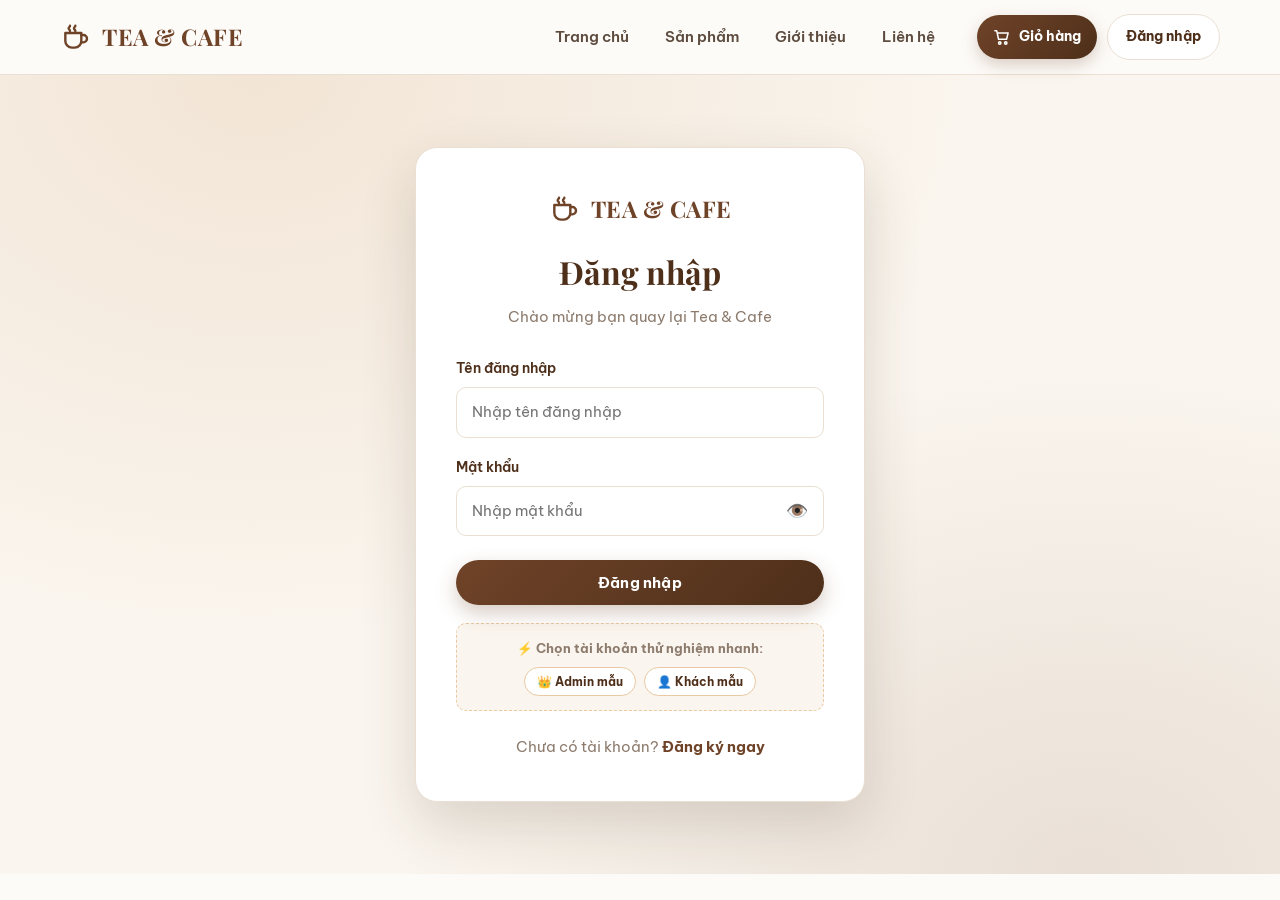
<file: admin.html>
<!DOCTYPE html>
<html lang="vi">

<head>
    <meta charset="UTF-8">
    <meta name="viewport" content="width=device-width, initial-scale=1.0">
    <title>Quản lý đơn hàng — Tea &amp; Cafe</title>
    <meta name="description" content="Trang quản lý đơn hàng của Tea & Cafe.">
    <meta name="theme-color" content="#6f4328">
    <meta name="robots" content="noindex">
    <link rel="icon" href="data:image/svg+xml,%3Csvg xmlns='http://www.w3.org/2000/svg' viewBox='0 0 64 64'%3E%3Crect width='64' height='64' rx='14' fill='%236f4328'/%3E%3Cpath d='M17 27h24v9a11 11 0 0 1-11 11h-2a11 11 0 0 1-11-11z' fill='%23fdfbf8'/%3E%3Cpath d='M41 29h4a5.5 5.5 0 0 1 0 11h-4' fill='none' stroke='%23fdfbf8' stroke-width='3.5'/%3E%3Cpath d='M25 19c2.5-3.5 6.5-3.5 9 0M31 13c2.5-3.5 6.5-3.5 9 0' stroke='%23e8c9a3' stroke-width='3.5' fill='none' stroke-linecap='round'/%3E%3C/svg%3E">
    <link rel="preconnect" href="https://fonts.googleapis.com">
    <link rel="preconnect" href="https://fonts.gstatic.com" crossorigin>
    <link href="https://fonts.googleapis.com/css2?family=Be+Vietnam+Pro:wght@400;500;600;700;800&family=Playfair+Display:ital,wght@0,600;0,700;1,600&display=swap" rel="stylesheet">
    <link rel="stylesheet" href="css/style.css">
</head>

<body>

<!-- ===================== HEADER ===================== -->

<header class="header">
    <div class="container header-inner">

        <a href="index.html" class="logo" aria-label="Tea & Cafe - Trang chủ">
            <svg viewBox="0 0 24 24" fill="none" stroke="currentColor" stroke-width="1.8" stroke-linecap="round" stroke-linejoin="round" aria-hidden="true">
                <path d="M4 9h12v6a5 5 0 0 1-5 5H9a5 5 0 0 1-5-5V9z"/>
                <path d="M16 10.5h1.5a2.75 2.75 0 0 1 0 5.5H16"/>
                <path d="M7.5 3.5c0 1-1 1-1 2s1 1 1 2M11.5 3.5c0 1-1 1-1 2s1 1 1 2"/>
            </svg>
            <span class="logo-text"><span>TEA</span> &amp; CAFE</span>
        </a>

        <nav class="menu" id="mainMenu" aria-label="Menu chính">
            <a href="index.html">Trang chủ</a>
            <a href="sanpham.html">Sản phẩm</a>
        </nav>

        <div class="header-actions">
            <a href="dangnhap.html" class="login-link" id="customerLoginLink">Đăng nhập</a>
        </div>

    </div>
</header>

<main>

    <!-- ===================== QUẢN LÝ ĐƠN HÀNG ===================== -->

    <section class="admin-section">
        <div class="container">

            <div class="admin-title">
                <p class="eyebrow">Tea &amp; Cafe</p>
                <h1>Quản lý đơn hàng</h1>
            </div>

            <div class="admin-stats">
                <div class="stat-card">
                    <div class="stat-icon">🧾</div>
                    <div>
                        <strong id="statOrders">0</strong>
                        <span>Tổng đơn hàng</span>
                    </div>
                </div>
                <div class="stat-card">
                    <div class="stat-icon">⏳</div>
                    <div>
                        <strong id="statPending">0</strong>
                        <span>Chờ xác nhận</span>
                    </div>
                </div>
                <div class="stat-card">
                    <div class="stat-icon">💰</div>
                    <div>
                        <strong id="statRevenue">0đ</strong>
                        <span>Doanh thu</span>
                    </div>
                </div>
            </div>

            <div class="admin-info">
                <strong>Xin chào, <span id="adminName">Admin</span> 👋</strong>
                <p>Danh sách đơn hàng của khách hàng đặt từ website</p>
            </div>

            <div id="adminOrders">
                <!-- Đơn hàng sẽ được JavaScript hiển thị ở đây -->
            </div>

        </div>
    </section>

</main>

<script src="js/script.js"></script>

</body>
</html>
</file>
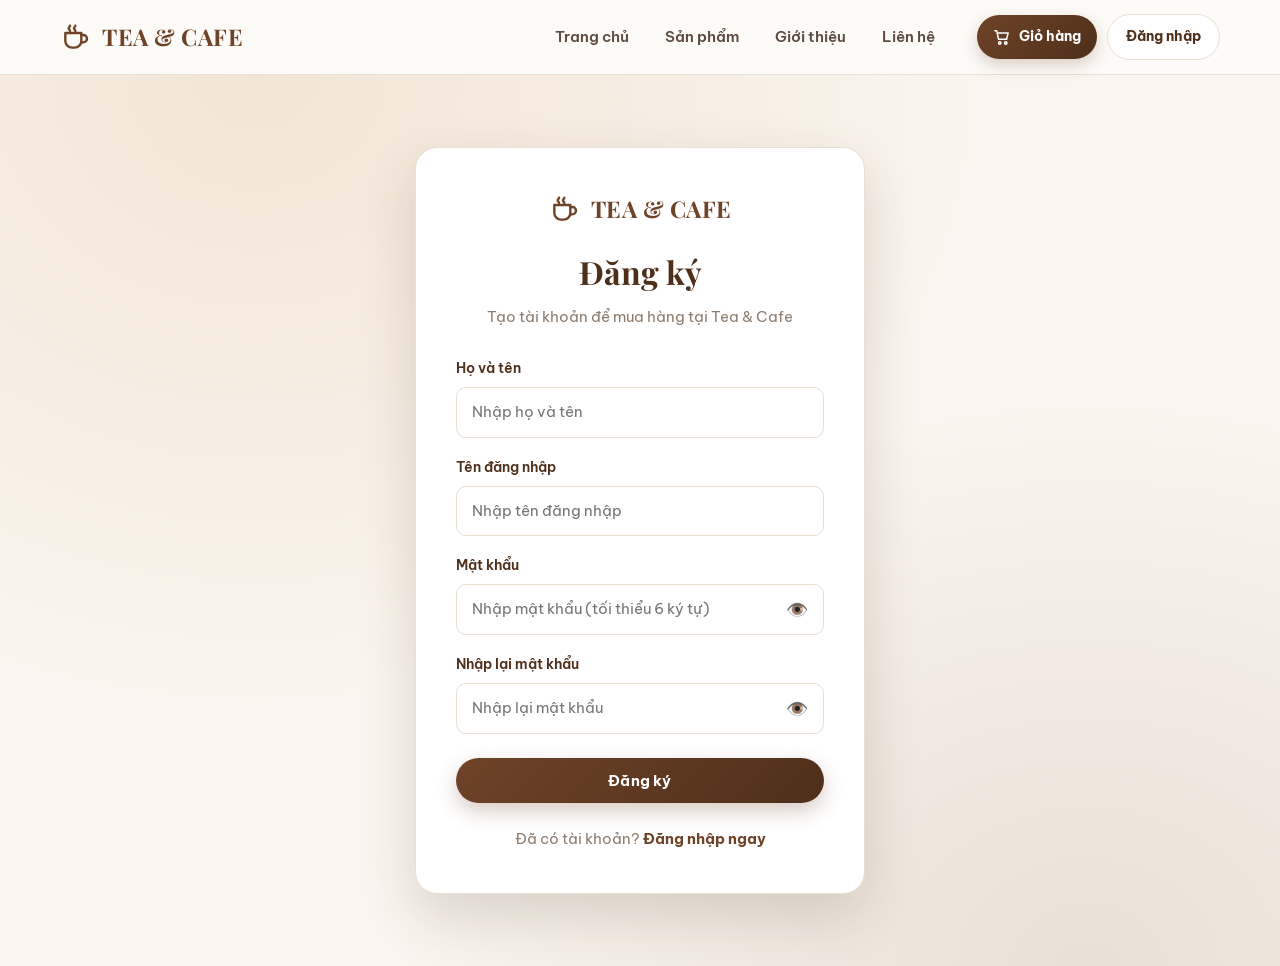
<file: dangky.html>
<!DOCTYPE html>
<html lang="vi">

<head>
    <meta charset="UTF-8">
    <meta name="viewport" content="width=device-width, initial-scale=1.0">
    <title>Đăng ký — Tea &amp; Cafe</title>
    <meta name="description" content="Tạo tài khoản Tea & Cafe để mua hàng và theo dõi đơn hàng dễ dàng.">
    <meta name="theme-color" content="#6f4328">
    <meta property="og:title" content="Đăng ký — Tea & Cafe">
    <meta property="og:description" content="Tạo tài khoản Tea & Cafe để mua hàng dễ dàng.">
    <meta property="og:type" content="website">
    <link rel="icon" href="data:image/svg+xml,%3Csvg xmlns='http://www.w3.org/2000/svg' viewBox='0 0 64 64'%3E%3Crect width='64' height='64' rx='14' fill='%236f4328'/%3E%3Cpath d='M17 27h24v9a11 11 0 0 1-11 11h-2a11 11 0 0 1-11-11z' fill='%23fdfbf8'/%3E%3Cpath d='M41 29h4a5.5 5.5 0 0 1 0 11h-4' fill='none' stroke='%23fdfbf8' stroke-width='3.5'/%3E%3Cpath d='M25 19c2.5-3.5 6.5-3.5 9 0M31 13c2.5-3.5 6.5-3.5 9 0' stroke='%23e8c9a3' stroke-width='3.5' fill='none' stroke-linecap='round'/%3E%3C/svg%3E">
    <link rel="preconnect" href="https://fonts.googleapis.com">
    <link rel="preconnect" href="https://fonts.gstatic.com" crossorigin>
    <link href="https://fonts.googleapis.com/css2?family=Be+Vietnam+Pro:wght@400;500;600;700;800&family=Playfair+Display:ital,wght@0,600;0,700;1,600&display=swap" rel="stylesheet">
    <link rel="stylesheet" href="css/style.css">
</head>

<body>

<!-- ===================== HEADER ===================== -->

<header class="header">
    <div class="container header-inner">

        <a href="index.html" class="logo" aria-label="Tea & Cafe - Trang chủ">
            <svg viewBox="0 0 24 24" fill="none" stroke="currentColor" stroke-width="1.8" stroke-linecap="round" stroke-linejoin="round" aria-hidden="true">
                <path d="M4 9h12v6a5 5 0 0 1-5 5H9a5 5 0 0 1-5-5V9z"/>
                <path d="M16 10.5h1.5a2.75 2.75 0 0 1 0 5.5H16"/>
                <path d="M7.5 3.5c0 1-1 1-1 2s1 1 1 2M11.5 3.5c0 1-1 1-1 2s1 1 1 2"/>
            </svg>
            <span class="logo-text"><span>TEA</span> &amp; CAFE</span>
        </a>

        <nav class="menu" id="mainMenu" aria-label="Menu chính">
            <a href="index.html">Trang chủ</a>
            <a href="sanpham.html">Sản phẩm</a>
            <a href="gioithieu.html">Giới thiệu</a>
            <a href="lienhe.html">Liên hệ</a>
        </nav>

        <div class="header-actions">
            <a href="giohang.html" class="header-cart" aria-label="Giỏ hàng">
                <svg viewBox="0 0 24 24" fill="none" stroke="currentColor" stroke-width="2" stroke-linecap="round" stroke-linejoin="round" aria-hidden="true">
                    <circle cx="9" cy="20" r="1.6"/>
                    <circle cx="17" cy="20" r="1.6"/>
                    <path d="M2.5 3.5h2.4l2.5 11.5h10.7l2.1-8.5H6"/>
                </svg>
                Giỏ hàng
                <span class="cart-badge">0</span>
            </a>
            <a href="dangnhap.html" class="login-link" id="customerLoginLink">Đăng nhập</a>
        </div>

        <button type="button" class="nav-toggle" id="navToggle" aria-label="Mở menu" aria-expanded="false" aria-controls="mainMenu">
            <span></span><span></span><span></span>
        </button>

    </div>
</header>

<main>

    <!-- ===================== ĐĂNG KÝ ===================== -->

    <section class="auth-section">
        <div class="auth-box">

            <a href="index.html" class="logo" aria-label="Tea & Cafe - Trang chủ">
                <svg viewBox="0 0 24 24" fill="none" stroke="currentColor" stroke-width="1.8" stroke-linecap="round" stroke-linejoin="round" aria-hidden="true">
                    <path d="M4 9h12v6a5 5 0 0 1-5 5H9a5 5 0 0 1-5-5V9z"/>
                    <path d="M16 10.5h1.5a2.75 2.75 0 0 1 0 5.5H16"/>
                    <path d="M7.5 3.5c0 1-1 1-1 2s1 1 1 2M11.5 3.5c0 1-1 1-1 2s1 1 1 2"/>
                </svg>
                <span class="logo-text"><span>TEA</span> &amp; CAFE</span>
            </a>

            <h1>Đăng ký</h1>
            <p class="auth-subtitle">Tạo tài khoản để mua hàng tại Tea &amp; Cafe</p>

            <form id="registerForm">

                <div class="form-group">
                    <label for="registerName">Họ và tên</label>
                    <input type="text" id="registerName" placeholder="Nhập họ và tên" required>
                </div>

                <div class="form-group">
                    <label for="registerUsername">Tên đăng nhập</label>
                    <input type="text" id="registerUsername" placeholder="Nhập tên đăng nhập" required>
                </div>

                <div class="form-group">
                    <label for="registerPassword">Mật khẩu</label>
                    <div class="password-input-wrap">
                        <input type="password" id="registerPassword" placeholder="Nhập mật khẩu (tối thiểu 6 ký tự)" required minlength="6">
                        <button type="button" class="pwd-toggle-btn" aria-label="Hiện/ẩn mật khẩu" tabindex="-1">👁️</button>
                        </div>
                    </div>

                    <div class="form-group">
                        <label for="registerConfirmPassword">Nhập lại mật khẩu</label>
                        <div class="password-input-wrap">
                            <input type="password" id="registerConfirmPassword" placeholder="Nhập lại mật khẩu" required>
                            <button type="button" class="pwd-toggle-btn" aria-label="Hiện/ẩn mật khẩu" tabindex="-1">👁️</button>
                    </div>
                </div>

                <button type="submit" class="btn btn-block auth-button">Đăng ký</button>

            </form>

            <p class="auth-bottom">
                Đã có tài khoản?
                <a href="dangnhap.html">Đăng nhập ngay</a>
            </p>

        </div>
    </section>

</main>

<script src="js/script.js"></script>

</body>
</html>
</file>
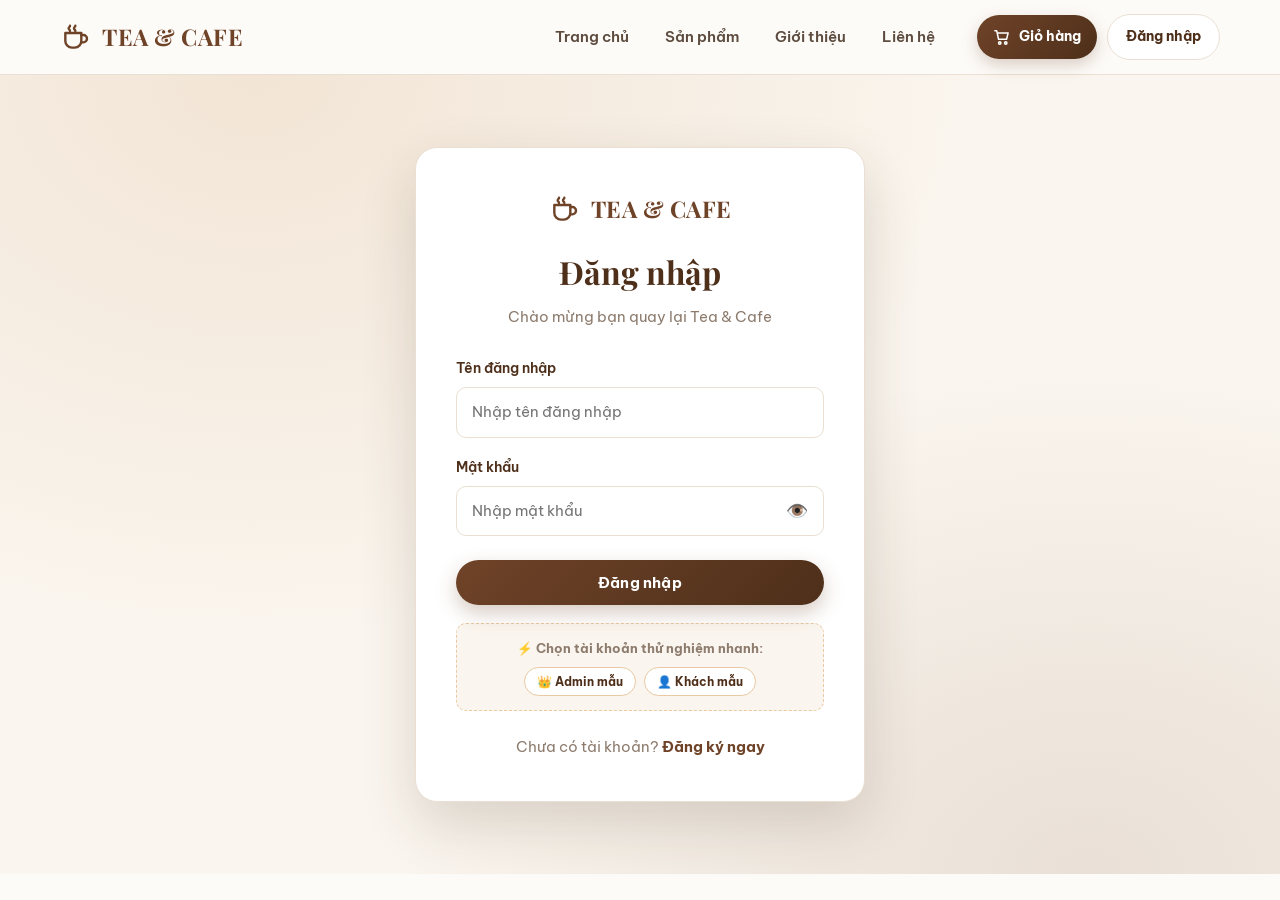
<file: dangnhap.html>
<!DOCTYPE html>
<html lang="vi">

<head>
    <meta charset="UTF-8">
    <meta name="viewport" content="width=device-width, initial-scale=1.0">
    <title>Đăng nhập — Tea &amp; Cafe</title>
    <meta name="description" content="Đăng nhập vào tài khoản Tea & Cafe để mua hàng và theo dõi đơn hàng.">
    <meta name="theme-color" content="#6f4328">
    <meta property="og:title" content="Đăng nhập — Tea & Cafe">
    <meta property="og:description" content="Đăng nhập vào tài khoản Tea & Cafe.">
    <meta property="og:type" content="website">
    <link rel="icon" href="data:image/svg+xml,%3Csvg xmlns='http://www.w3.org/2000/svg' viewBox='0 0 64 64'%3E%3Crect width='64' height='64' rx='14' fill='%236f4328'/%3E%3Cpath d='M17 27h24v9a11 11 0 0 1-11 11h-2a11 11 0 0 1-11-11z' fill='%23fdfbf8'/%3E%3Cpath d='M41 29h4a5.5 5.5 0 0 1 0 11h-4' fill='none' stroke='%23fdfbf8' stroke-width='3.5'/%3E%3Cpath d='M25 19c2.5-3.5 6.5-3.5 9 0M31 13c2.5-3.5 6.5-3.5 9 0' stroke='%23e8c9a3' stroke-width='3.5' fill='none' stroke-linecap='round'/%3E%3C/svg%3E">
    <link rel="preconnect" href="https://fonts.googleapis.com">
    <link rel="preconnect" href="https://fonts.gstatic.com" crossorigin>
    <link href="https://fonts.googleapis.com/css2?family=Be+Vietnam+Pro:wght@400;500;600;700;800&family=Playfair+Display:ital,wght@0,600;0,700;1,600&display=swap" rel="stylesheet">
    <link rel="stylesheet" href="css/style.css">
</head>

<body>

<!-- ===================== HEADER ===================== -->

<header class="header">
    <div class="container header-inner">

        <a href="index.html" class="logo" aria-label="Tea & Cafe - Trang chủ">
            <svg viewBox="0 0 24 24" fill="none" stroke="currentColor" stroke-width="1.8" stroke-linecap="round" stroke-linejoin="round" aria-hidden="true">
                <path d="M4 9h12v6a5 5 0 0 1-5 5H9a5 5 0 0 1-5-5V9z"/>
                <path d="M16 10.5h1.5a2.75 2.75 0 0 1 0 5.5H16"/>
                <path d="M7.5 3.5c0 1-1 1-1 2s1 1 1 2M11.5 3.5c0 1-1 1-1 2s1 1 1 2"/>
            </svg>
            <span class="logo-text"><span>TEA</span> &amp; CAFE</span>
        </a>

        <nav class="menu" id="mainMenu" aria-label="Menu chính">
            <a href="index.html">Trang chủ</a>
            <a href="sanpham.html">Sản phẩm</a>
            <a href="gioithieu.html">Giới thiệu</a>
            <a href="lienhe.html">Liên hệ</a>
        </nav>

        <div class="header-actions">
            <a href="giohang.html" class="header-cart" aria-label="Giỏ hàng">
                <svg viewBox="0 0 24 24" fill="none" stroke="currentColor" stroke-width="2" stroke-linecap="round" stroke-linejoin="round" aria-hidden="true">
                    <circle cx="9" cy="20" r="1.6"/>
                    <circle cx="17" cy="20" r="1.6"/>
                    <path d="M2.5 3.5h2.4l2.5 11.5h10.7l2.1-8.5H6"/>
                </svg>
                Giỏ hàng
                <span class="cart-badge">0</span>
            </a>
            <a href="dangnhap.html" class="login-link" id="customerLoginLink">Đăng nhập</a>
        </div>

        <button type="button" class="nav-toggle" id="navToggle" aria-label="Mở menu" aria-expanded="false" aria-controls="mainMenu">
            <span></span><span></span><span></span>
        </button>

    </div>
</header>

<main>

    <!-- ===================== ĐĂNG NHẬP ===================== -->

    <section class="auth-section">
        <div class="auth-box">

            <a href="index.html" class="logo" aria-label="Tea & Cafe - Trang chủ">
                <svg viewBox="0 0 24 24" fill="none" stroke="currentColor" stroke-width="1.8" stroke-linecap="round" stroke-linejoin="round" aria-hidden="true">
                    <path d="M4 9h12v6a5 5 0 0 1-5 5H9a5 5 0 0 1-5-5V9z"/>
                    <path d="M16 10.5h1.5a2.75 2.75 0 0 1 0 5.5H16"/>
                    <path d="M7.5 3.5c0 1-1 1-1 2s1 1 1 2M11.5 3.5c0 1-1 1-1 2s1 1 1 2"/>
                </svg>
                <span class="logo-text"><span>TEA</span> &amp; CAFE</span>
            </a>

            <h1>Đăng nhập</h1>
            <p class="auth-subtitle">Chào mừng bạn quay lại Tea &amp; Cafe</p>

            <form id="loginForm">

                <div class="form-group">
                    <label for="loginUsername">Tên đăng nhập</label>
                    <input type="text" id="loginUsername" placeholder="Nhập tên đăng nhập" required>
                </div>

                <div class="form-group">
                    <label for="loginPassword">Mật khẩu</label>
                    <div class="password-input-wrap">
                        <input type="password" id="loginPassword" placeholder="Nhập mật khẩu" required>
                        <button type="button" class="pwd-toggle-btn" aria-label="Ẩn hiện mật khẩu">👁️</button>
                    </div>
                </div>

                <button type="submit" class="btn btn-block auth-button">Đăng nhập</button>

            </form>

            <div class="auth-demo-box">
                <div class="auth-demo-title">⚡ Chọn tài khoản thử nghiệm nhanh:</div>
                <div class="auth-demo-btns">
                    <button type="button" class="btn-demo" id="demoFillAdmin">👑 Admin mẫu</button>
                    <button type="button" class="btn-demo" id="demoFillUser">👤 Khách mẫu</button>
                </div>
            </div>

            <p class="auth-bottom">
                Chưa có tài khoản?
                <a href="dangky.html">Đăng ký ngay</a>
            </p>

        </div>
    </section>

</main>

<script src="js/script.js"></script>

</body>
</html>
</file>
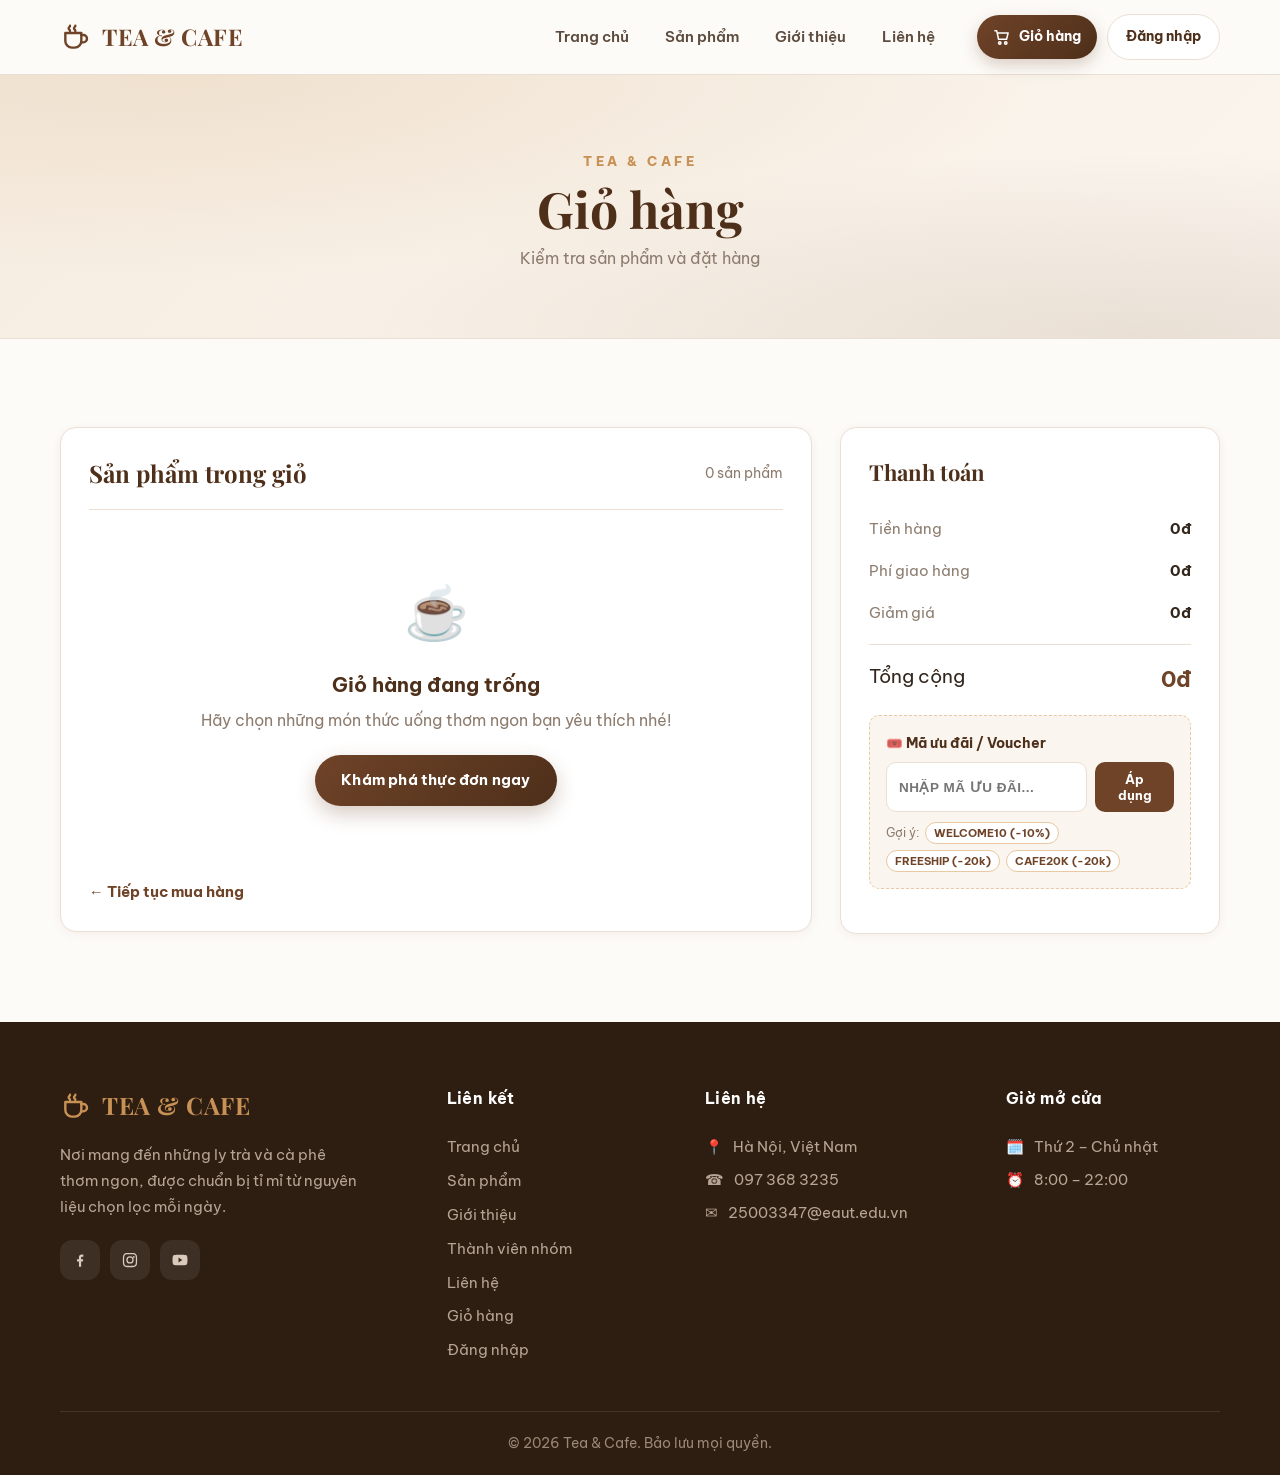
<file: giohang.html>
<!DOCTYPE html>
<html lang="vi">

<head>
    <meta charset="UTF-8">
    <meta name="viewport" content="width=device-width, initial-scale=1.0">
    <title>Giỏ hàng — Tea &amp; Cafe</title>
    <meta name="description" content="Kiểm tra giỏ hàng và đặt hàng tại Tea & Cafe — thanh toán khi nhận hàng hoặc chuyển khoản ngân hàng.">
    <meta name="theme-color" content="#6f4328">
    <meta property="og:title" content="Giỏ hàng — Tea & Cafe">
    <meta property="og:description" content="Kiểm tra giỏ hàng và đặt hàng tại Tea & Cafe.">
    <meta property="og:type" content="website">
    <link rel="icon" href="data:image/svg+xml,%3Csvg xmlns='http://www.w3.org/2000/svg' viewBox='0 0 64 64'%3E%3Crect width='64' height='64' rx='14' fill='%236f4328'/%3E%3Cpath d='M17 27h24v9a11 11 0 0 1-11 11h-2a11 11 0 0 1-11-11z' fill='%23fdfbf8'/%3E%3Cpath d='M41 29h4a5.5 5.5 0 0 1 0 11h-4' fill='none' stroke='%23fdfbf8' stroke-width='3.5'/%3E%3Cpath d='M25 19c2.5-3.5 6.5-3.5 9 0M31 13c2.5-3.5 6.5-3.5 9 0' stroke='%23e8c9a3' stroke-width='3.5' fill='none' stroke-linecap='round'/%3E%3C/svg%3E">
    <link rel="preconnect" href="https://fonts.googleapis.com">
    <link rel="preconnect" href="https://fonts.gstatic.com" crossorigin>
    <link href="https://fonts.googleapis.com/css2?family=Be+Vietnam+Pro:wght@400;500;600;700;800&family=Playfair+Display:ital,wght@0,600;0,700;1,600&display=swap" rel="stylesheet">
    <link rel="stylesheet" href="css/style.css">
</head>

<body>

<!-- ===================== HEADER ===================== -->

<header class="header">
    <div class="container header-inner">

        <a href="index.html" class="logo" aria-label="Tea & Cafe - Trang chủ">
            <svg viewBox="0 0 24 24" fill="none" stroke="currentColor" stroke-width="1.8" stroke-linecap="round" stroke-linejoin="round" aria-hidden="true">
                <path d="M4 9h12v6a5 5 0 0 1-5 5H9a5 5 0 0 1-5-5V9z"/>
                <path d="M16 10.5h1.5a2.75 2.75 0 0 1 0 5.5H16"/>
                <path d="M7.5 3.5c0 1-1 1-1 2s1 1 1 2M11.5 3.5c0 1-1 1-1 2s1 1 1 2"/>
            </svg>
            <span class="logo-text"><span>TEA</span> &amp; CAFE</span>
        </a>

        <nav class="menu" id="mainMenu" aria-label="Menu chính">
            <a href="index.html">Trang chủ</a>
            <a href="sanpham.html">Sản phẩm</a>
            <a href="gioithieu.html">Giới thiệu</a>
            <a href="lienhe.html">Liên hệ</a>
        </nav>

        <div class="header-actions">
            <a href="giohang.html" class="header-cart" aria-label="Giỏ hàng">
                <svg viewBox="0 0 24 24" fill="none" stroke="currentColor" stroke-width="2" stroke-linecap="round" stroke-linejoin="round" aria-hidden="true">
                    <circle cx="9" cy="20" r="1.6"/>
                    <circle cx="17" cy="20" r="1.6"/>
                    <path d="M2.5 3.5h2.4l2.5 11.5h10.7l2.1-8.5H6"/>
                </svg>
                Giỏ hàng
                <span class="cart-badge">0</span>
            </a>
            <a href="dangnhap.html" class="login-link" id="customerLoginLink">Đăng nhập</a>
        </div>

        <button type="button" class="nav-toggle" id="navToggle" aria-label="Mở menu" aria-expanded="false" aria-controls="mainMenu">
            <span></span><span></span><span></span>
        </button>

    </div>
</header>

<main>

    <!-- ===================== BANNER ===================== -->

    <div class="page-banner">
        <div>
            <p class="eyebrow">Tea &amp; Cafe</p>
            <h1>Giỏ hàng</h1>
            <span>Kiểm tra sản phẩm và đặt hàng</span>
        </div>
    </div>

    <!-- ===================== GIỎ HÀNG ===================== -->

    <section class="section">
        <div class="container">
            <div class="cart-layout">

                <!-- Danh sách sản phẩm -->
                <div class="cart-list">
                    <div class="cart-title">
                        <h2>Sản phẩm trong giỏ</h2>
                        <span class="cart-count">0 sản phẩm</span>
                    </div>
                    <a class="continue" href="sanpham.html">← Tiếp tục mua hàng</a>
                </div>

                <!-- Tóm tắt & thanh toán -->
                <aside class="cart-summary">
                    <h2>Thanh toán</h2>
                    <div class="summary-row"><span>Tiền hàng</span><strong id="sumSubtotal">0đ</strong></div>
                    <div class="summary-row"><span>Phí giao hàng</span><strong id="sumShip">0đ</strong></div>
                    <div class="summary-row"><span>Giảm giá</span><strong id="sumDiscount">0đ</strong></div>
                    <div class="summary-total"><span>Tổng cộng</span><strong id="sumTotal">0đ</strong></div>

                    <div class="checkout-box" id="checkoutBox">
                        <h3>Thông tin nhận hàng</h3>
                        <form id="checkoutForm">
                            <div class="form-group">
                                <label for="checkoutName">Họ và tên</label>
                                <input id="checkoutName" type="text" required placeholder="Nhập họ và tên">
                            </div>
                            <div class="form-group">
                                <label for="checkoutPhone">Số điện thoại</label>
                                <input id="checkoutPhone" type="tel" required placeholder="Nhập số điện thoại" pattern="[0-9]{9,11}">
                            </div>
                            <div class="form-group">
                                <label for="checkoutAddress">Địa chỉ</label>
                                <textarea id="checkoutAddress" rows="2" required placeholder="Nhập địa chỉ nhận hàng"></textarea>
                            </div>
                            <div class="form-group">
                                <label for="checkoutNote">Ghi chú đơn hàng (Tùy chọn)</label>
                                <input id="checkoutNote" type="text" placeholder="Ví dụ: Giao giờ trưa, ít ngọt, gọi trước khi giao...">
                            </div>
                            <div class="form-group">
                                <label for="paymentMethod">Phương thức thanh toán</label>
                                <select id="paymentMethod">
                                    <option value="COD">Thanh toán khi nhận hàng (COD)</option>
                                    <option value="BANK">Chuyển khoản ngân hàng</option>
                                </select>
                            </div>
                            <div id="bankInfo" class="bank-info" style="display:none"></div>
                            <button type="submit" class="btn btn-block checkout">Đặt hàng &amp; thanh toán</button>
                        </form>
                    </div>
                </aside>

            </div>
        </div>
    </section>

</main>

<!-- ===================== FOOTER ===================== -->

<footer class="footer">
    <div class="container">
        <div class="footer-grid">

            <div class="footer-brand">
                <a href="index.html" class="logo footer-logo">
                    <svg viewBox="0 0 24 24" fill="none" stroke="currentColor" stroke-width="1.8" stroke-linecap="round" stroke-linejoin="round" aria-hidden="true">
                        <path d="M4 9h12v6a5 5 0 0 1-5 5H9a5 5 0 0 1-5-5V9z"/>
                        <path d="M16 10.5h1.5a2.75 2.75 0 0 1 0 5.5H16"/>
                        <path d="M7.5 3.5c0 1-1 1-1 2s1 1 1 2M11.5 3.5c0 1-1 1-1 2s1 1 1 2"/>
                    </svg>
                    <span class="logo-text"><span>TEA</span> &amp; CAFE</span>
                </a>
                <p>Nơi mang đến những ly trà và cà phê thơm ngon, được chuẩn bị tỉ mỉ từ nguyên liệu chọn lọc mỗi ngày.</p>
                <div class="socials">
                    <a href="#" aria-label="Facebook"><svg viewBox="0 0 24 24"><path d="M13.5 21v-7h2.4l.4-3h-2.8V9.1c0-.9.3-1.5 1.6-1.5h1.4V4.9c-.3-.1-1.2-.2-2.2-.2-2.2 0-3.7 1.3-3.7 3.8V11H8v3h2.6v7h2.9z"/></svg></a>
                    <a href="#" aria-label="Instagram"><svg viewBox="0 0 24 24"><path d="M12 4.3c2.5 0 2.8 0 3.8.1 1 0 1.5.2 1.8.3.5.2.8.4 1.1.7.3.3.5.6.7 1.1.1.3.3.9.3 1.8.1 1 .1 1.3.1 3.8s0 2.8-.1 3.8c0 1-.2 1.5-.3 1.8-.2.5-.4.8-.7 1.1-.3.3-.6.5-1.1.7-.3.1-.9.3-1.8.3-1 .1-1.3.1-3.8.1s-2.8 0-3.8-.1c-1 0-1.5-.2-1.8-.3-.5-.2-.8-.4-1.1-.7-.3-.3-.5-.6-.7-1.1-.1-.3-.3-.9-.3-1.8-.1-1-.1-1.3-.1-3.8s0-2.8.1-3.8c0-1 .2-1.5.3-1.8.2-.5.4-.8.7-1.1.3-.3.6-.5 1.1-.7.3-.1.9-.3 1.8-.3 1-.1 1.3-.1 3.8-.1M12 2.6c-2.6 0-2.9 0-3.9.1-1 0-1.7.2-2.3.4-.6.3-1.2.6-1.7 1.1-.5.5-.9 1.1-1.1 1.7-.2.6-.4 1.3-.4 2.3-.1 1-.1 1.3-.1 3.9s0 2.9.1 3.9c0 1 .2 1.7.4 2.3.3.6.6 1.2 1.1 1.7.5.5 1.1.9 1.7 1.1.6.2 1.3.4 2.3.4 1 .1 1.3.1 3.9.1s2.9 0 3.9-.1c1 0 1.7-.2 2.3-.4.6-.3 1.2-.6 1.7-1.1.5-.5.9-1.1 1.1-1.7.2-.6.4-1.3.4-2.3.1-1 .1-1.3.1-3.9s0-2.9-.1-3.9c0-1-.2-1.7-.4-2.3-.3-.6-.6-1.2-1.1-1.7-.5-.5-1.1-.9-1.7-1.1-.6-.2-1.3-.4-2.3-.4-1-.1-1.3-.1-3.9-.1zm0 4.4a4.9 4.9 0 1 0 0 9.8 4.9 4.9 0 0 0 0-9.8zm0 8.1a3.2 3.2 0 1 1 0-6.4 3.2 3.2 0 0 1 0 6.4zm5.1-8.3a1.1 1.1 0 1 0 0 2.3 1.1 1.1 0 0 0 0-2.3z"/></svg></a>
                    <a href="#" aria-label="YouTube"><svg viewBox="0 0 24 24"><path d="M21.6 7.2a2.5 2.5 0 0 0-1.8-1.8C18.3 5 12 5 12 5s-6.3 0-7.8.4A2.5 2.5 0 0 0 2.4 7.2 26 26 0 0 0 2 12a26 26 0 0 0 .4 4.8 2.5 2.5 0 0 0 1.8 1.8c1.5.4 7.8.4 7.8.4s6.3 0 7.8-.4a2.5 2.5 0 0 0 1.8-1.8A26 26 0 0 0 22 12a26 26 0 0 0-.4-4.8zM10 15.2V8.8l5.2 3.2L10 15.2z"/></svg></a>
                </div>
            </div>

            <nav class="footer-col footer-links" aria-label="Liên kết nhanh">
                <h3>Liên kết</h3>
                <a href="index.html">Trang chủ</a>
                <a href="sanpham.html">Sản phẩm</a>
                <a href="gioithieu.html">Giới thiệu</a>
                <a href="gioithieu.html#thanhvien">Thành viên nhóm</a>
                <a href="lienhe.html">Liên hệ</a>
                <a href="giohang.html">Giỏ hàng</a>
                <a href="dangnhap.html">Đăng nhập</a>
            </nav>

            <div class="footer-col">
                <h3>Liên hệ</h3>
                <p><span>📍</span><span>Hà Nội, Việt Nam</span></p>
                <p><span>☎</span><span>097 368 3235</span></p>
                <p><span>✉</span><span>25003347@eaut.edu.vn</span></p>
            </div>

            <div class="footer-col">
                <h3>Giờ mở cửa</h3>
                <p><span>🗓️</span><span>Thứ 2 – Chủ nhật</span></p>
                <p><span>⏰</span><span>8:00 – 22:00</span></p>
            </div>

        </div>
        <div class="copyright">© <span id="year">2026</span> Tea &amp; Cafe. Bảo lưu mọi quyền.</div>
    </div>
</footer>

<script src="js/script.js"></script>

</body>
</html>
</file>
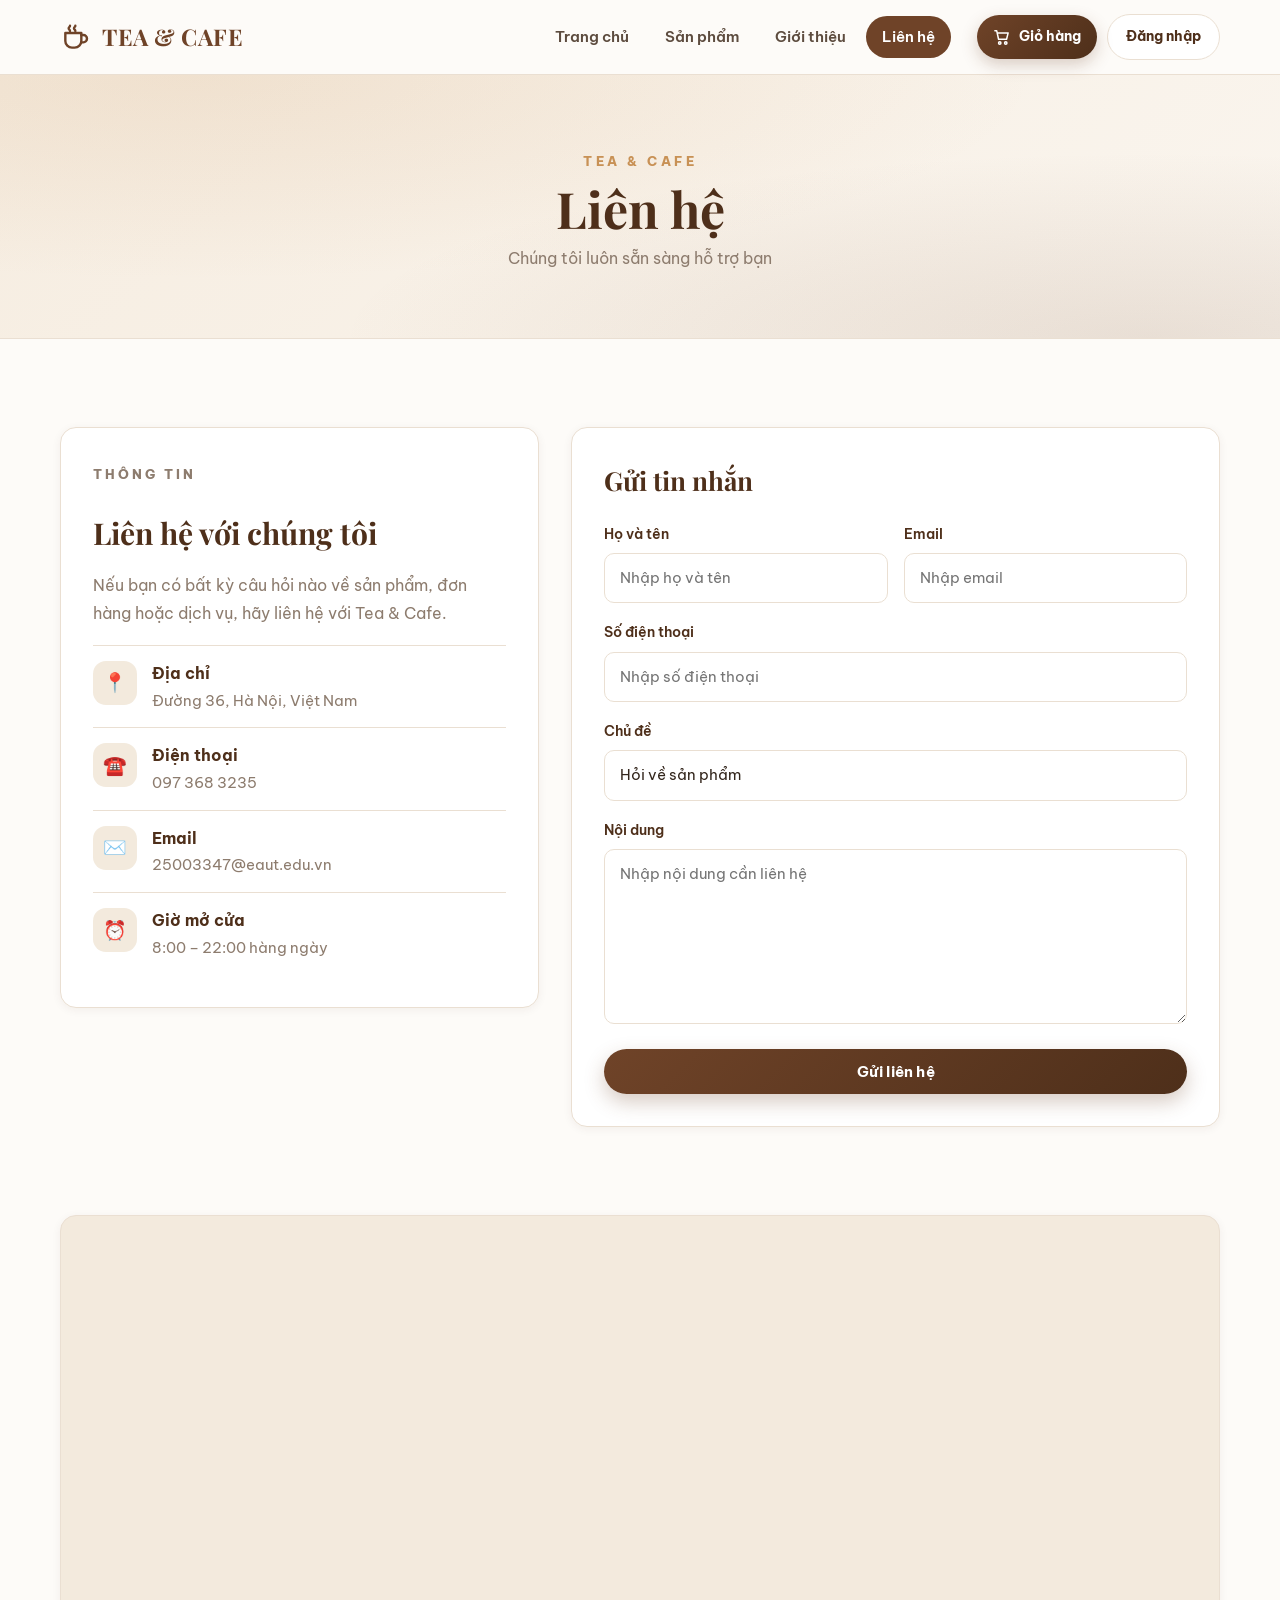
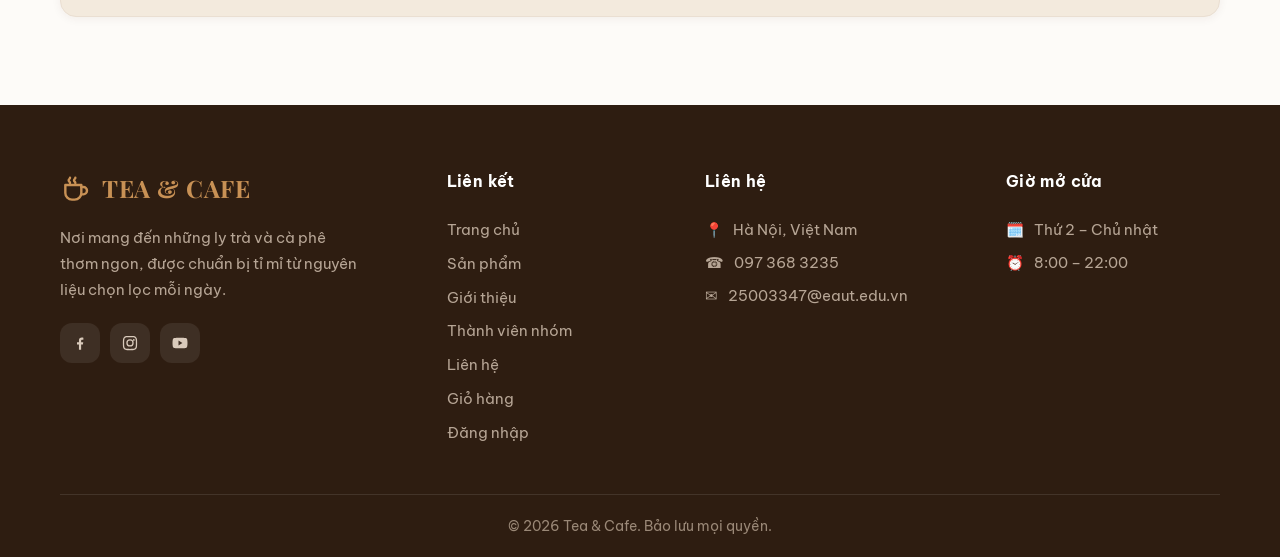
<file: lienhe.html>
<!DOCTYPE html>
<html lang="vi">

<head>
    <meta charset="UTF-8">
    <meta name="viewport" content="width=device-width, initial-scale=1.0">
    <title>Liên hệ — Tea &amp; Cafe</title>
    <meta name="description" content="Liên hệ Tea & Cafe — địa chỉ, số điện thoại, email và giờ mở cửa. Gửi tin nhắn cho chúng tôi bất cứ khi nào bạn cần hỗ trợ.">
    <meta name="theme-color" content="#6f4328">
    <meta property="og:title" content="Liên hệ — Tea & Cafe">
    <meta property="og:description" content="Liên hệ Tea & Cafe — chúng tôi luôn sẵn sàng hỗ trợ bạn.">
    <meta property="og:type" content="website">
    <link rel="icon" href="data:image/svg+xml,%3Csvg xmlns='http://www.w3.org/2000/svg' viewBox='0 0 64 64'%3E%3Crect width='64' height='64' rx='14' fill='%236f4328'/%3E%3Cpath d='M17 27h24v9a11 11 0 0 1-11 11h-2a11 11 0 0 1-11-11z' fill='%23fdfbf8'/%3E%3Cpath d='M41 29h4a5.5 5.5 0 0 1 0 11h-4' fill='none' stroke='%23fdfbf8' stroke-width='3.5'/%3E%3Cpath d='M25 19c2.5-3.5 6.5-3.5 9 0M31 13c2.5-3.5 6.5-3.5 9 0' stroke='%23e8c9a3' stroke-width='3.5' fill='none' stroke-linecap='round'/%3E%3C/svg%3E">
    <link rel="preconnect" href="https://fonts.googleapis.com">
    <link rel="preconnect" href="https://fonts.gstatic.com" crossorigin>
    <link href="https://fonts.googleapis.com/css2?family=Be+Vietnam+Pro:wght@400;500;600;700;800&family=Playfair+Display:ital,wght@0,600;0,700;1,600&display=swap" rel="stylesheet">
    <link rel="stylesheet" href="css/style.css">
</head>

<body>

<!-- ===================== HEADER ===================== -->

<header class="header">
    <div class="container header-inner">

        <a href="index.html" class="logo" aria-label="Tea & Cafe - Trang chủ">
            <svg viewBox="0 0 24 24" fill="none" stroke="currentColor" stroke-width="1.8" stroke-linecap="round" stroke-linejoin="round" aria-hidden="true">
                <path d="M4 9h12v6a5 5 0 0 1-5 5H9a5 5 0 0 1-5-5V9z"/>
                <path d="M16 10.5h1.5a2.75 2.75 0 0 1 0 5.5H16"/>
                <path d="M7.5 3.5c0 1-1 1-1 2s1 1 1 2M11.5 3.5c0 1-1 1-1 2s1 1 1 2"/>
            </svg>
            <span class="logo-text"><span>TEA</span> &amp; CAFE</span>
        </a>

        <nav class="menu" id="mainMenu" aria-label="Menu chính">
            <a href="index.html">Trang chủ</a>
            <a href="sanpham.html">Sản phẩm</a>
            <a href="gioithieu.html">Giới thiệu</a>
            <a href="lienhe.html" class="active">Liên hệ</a>
        </nav>

        <div class="header-actions">
            <a href="giohang.html" class="header-cart" aria-label="Giỏ hàng">
                <svg viewBox="0 0 24 24" fill="none" stroke="currentColor" stroke-width="2" stroke-linecap="round" stroke-linejoin="round" aria-hidden="true">
                    <circle cx="9" cy="20" r="1.6"/>
                    <circle cx="17" cy="20" r="1.6"/>
                    <path d="M2.5 3.5h2.4l2.5 11.5h10.7l2.1-8.5H6"/>
                </svg>
                Giỏ hàng
                <span class="cart-badge">0</span>
            </a>
            <a href="dangnhap.html" class="login-link" id="customerLoginLink">Đăng nhập</a>
        </div>

        <button type="button" class="nav-toggle" id="navToggle" aria-label="Mở menu" aria-expanded="false" aria-controls="mainMenu">
            <span></span><span></span><span></span>
        </button>

    </div>
</header>

<main>

    <!-- ===================== BANNER ===================== -->

    <div class="page-banner">
        <div>
            <p class="eyebrow">Tea &amp; Cafe</p>
            <h1>Liên hệ</h1>
            <span>Chúng tôi luôn sẵn sàng hỗ trợ bạn</span>
        </div>
    </div>

    <!-- ===================== THÔNG TIN & FORM ===================== -->

    <section class="section">
        <div class="container contact-grid">

            <!-- Thông tin liên hệ -->
            <div class="contact-info reveal">
                <p class="small-title">Thông tin</p>
                <h2>Liên hệ với chúng tôi</h2>
                <p>
                    Nếu bạn có bất kỳ câu hỏi nào về sản phẩm, đơn hàng
                    hoặc dịch vụ, hãy liên hệ với Tea &amp; Cafe.
                </p>

                <div class="contact-item">
                    <div class="contact-icon">📍</div>
                    <div>
                        <h3>Địa chỉ</h3>
                        <p>Đường 36, Hà Nội, Việt Nam</p>
                    </div>
                </div>

                <div class="contact-item">
                    <div class="contact-icon">☎️</div>
                    <div>
                        <h3>Điện thoại</h3>
                        <p>097 368 3235</p>
                    </div>
                </div>

                <div class="contact-item">
                    <div class="contact-icon">✉️</div>
                    <div>
                        <h3>Email</h3>
                        <p>25003347@eaut.edu.vn</p>
                    </div>
                </div>

                <div class="contact-item">
                    <div class="contact-icon">⏰</div>
                    <div>
                        <h3>Giờ mở cửa</h3>
                        <p>8:00 – 22:00 hàng ngày</p>
                    </div>
                </div>
            </div>

            <!-- Form gửi tin nhắn -->
            <div class="contact-form reveal">
                <h2>Gửi tin nhắn</h2>

                <form id="contactForm">

                    <div class="form-row">
                        <div class="form-group">
                            <label for="contactName">Họ và tên</label>
                            <input type="text" id="contactName" placeholder="Nhập họ và tên" required>
                        </div>
                        <div class="form-group">
                            <label for="contactEmail">Email</label>
                            <input type="email" id="contactEmail" placeholder="Nhập email" required>
                        </div>
                    </div>

                    <div class="form-group">
                        <label for="contactPhone">Số điện thoại</label>
                        <input type="tel" id="contactPhone" placeholder="Nhập số điện thoại" required>
                    </div>

                    <div class="form-group">
                        <label for="contactSubject">Chủ đề</label>
                        <select id="contactSubject">
                            <option>Hỏi về sản phẩm</option>
                            <option>Hỏi về đơn hàng</option>
                            <option>Góp ý</option>
                            <option>Khác</option>
                        </select>
                    </div>

                    <div class="form-group">
                        <label for="contactMessage">Nội dung</label>
                        <textarea id="contactMessage" rows="6" placeholder="Nhập nội dung cần liên hệ" required></textarea>
                    </div>

                    <button type="submit" class="btn btn-block">Gửi liên hệ</button>

                </form>
            </div>

        </div>
    </section>

    <!-- ===================== BẢN ĐỒ ===================== -->

    <section class="contact-map">
        <div class="container">
            <div class="map-frame">
                <iframe
                    src="https://www.openstreetmap.org/export/embed.html?bbox=105.7648%2C20.9650%2C105.8898%2C21.0460&amp;layer=mapnik&amp;marker=21.0055%2C105.8273"
                    title="Bản đồ vị trí Tea & Cafe" loading="lazy"></iframe>
            </div>
        </div>
    </section>

</main>

<!-- ===================== FOOTER ===================== -->

<footer class="footer">
    <div class="container">
        <div class="footer-grid">

            <div class="footer-brand">
                <a href="index.html" class="logo footer-logo">
                    <svg viewBox="0 0 24 24" fill="none" stroke="currentColor" stroke-width="1.8" stroke-linecap="round" stroke-linejoin="round" aria-hidden="true">
                        <path d="M4 9h12v6a5 5 0 0 1-5 5H9a5 5 0 0 1-5-5V9z"/>
                        <path d="M16 10.5h1.5a2.75 2.75 0 0 1 0 5.5H16"/>
                        <path d="M7.5 3.5c0 1-1 1-1 2s1 1 1 2M11.5 3.5c0 1-1 1-1 2s1 1 1 2"/>
                    </svg>
                    <span class="logo-text"><span>TEA</span> &amp; CAFE</span>
                </a>
                <p>Nơi mang đến những ly trà và cà phê thơm ngon, được chuẩn bị tỉ mỉ từ nguyên liệu chọn lọc mỗi ngày.</p>
                <div class="socials">
                    <a href="#" aria-label="Facebook"><svg viewBox="0 0 24 24"><path d="M13.5 21v-7h2.4l.4-3h-2.8V9.1c0-.9.3-1.5 1.6-1.5h1.4V4.9c-.3-.1-1.2-.2-2.2-.2-2.2 0-3.7 1.3-3.7 3.8V11H8v3h2.6v7h2.9z"/></svg></a>
                    <a href="#" aria-label="Instagram"><svg viewBox="0 0 24 24"><path d="M12 4.3c2.5 0 2.8 0 3.8.1 1 0 1.5.2 1.8.3.5.2.8.4 1.1.7.3.3.5.6.7 1.1.1.3.3.9.3 1.8.1 1 .1 1.3.1 3.8s0 2.8-.1 3.8c0 1-.2 1.5-.3 1.8-.2.5-.4.8-.7 1.1-.3.3-.6.5-1.1.7-.3.1-.9.3-1.8.3-1 .1-1.3.1-3.8.1s-2.8 0-3.8-.1c-1 0-1.5-.2-1.8-.3-.5-.2-.8-.4-1.1-.7-.3-.3-.5-.6-.7-1.1-.1-.3-.3-.9-.3-1.8-.1-1-.1-1.3-.1-3.8s0-2.8.1-3.8c0-1 .2-1.5.3-1.8.2-.5.4-.8.7-1.1.3-.3.6-.5 1.1-.7.3-.1.9-.3 1.8-.3 1-.1 1.3-.1 3.8-.1M12 2.6c-2.6 0-2.9 0-3.9.1-1 0-1.7.2-2.3.4-.6.3-1.2.6-1.7 1.1-.5.5-.9 1.1-1.1 1.7-.2.6-.4 1.3-.4 2.3-.1 1-.1 1.3-.1 3.9s0 2.9.1 3.9c0 1 .2 1.7.4 2.3.3.6.6 1.2 1.1 1.7.5.5 1.1.9 1.7 1.1.6.2 1.3.4 2.3.4 1 .1 1.3.1 3.9.1s2.9 0 3.9-.1c1 0 1.7-.2 2.3-.4.6-.3 1.2-.6 1.7-1.1.5-.5.9-1.1 1.1-1.7.2-.6.4-1.3.4-2.3.1-1 .1-1.3.1-3.9s0-2.9-.1-3.9c0-1-.2-1.7-.4-2.3-.3-.6-.6-1.2-1.1-1.7-.5-.5-1.1-.9-1.7-1.1-.6-.2-1.3-.4-2.3-.4-1-.1-1.3-.1-3.9-.1zm0 4.4a4.9 4.9 0 1 0 0 9.8 4.9 4.9 0 0 0 0-9.8zm0 8.1a3.2 3.2 0 1 1 0-6.4 3.2 3.2 0 0 1 0 6.4zm5.1-8.3a1.1 1.1 0 1 0 0 2.3 1.1 1.1 0 0 0 0-2.3z"/></svg></a>
                    <a href="#" aria-label="YouTube"><svg viewBox="0 0 24 24"><path d="M21.6 7.2a2.5 2.5 0 0 0-1.8-1.8C18.3 5 12 5 12 5s-6.3 0-7.8.4A2.5 2.5 0 0 0 2.4 7.2 26 26 0 0 0 2 12a26 26 0 0 0 .4 4.8 2.5 2.5 0 0 0 1.8 1.8c1.5.4 7.8.4 7.8.4s6.3 0 7.8-.4a2.5 2.5 0 0 0 1.8-1.8A26 26 0 0 0 22 12a26 26 0 0 0-.4-4.8zM10 15.2V8.8l5.2 3.2L10 15.2z"/></svg></a>
                </div>
            </div>

            <nav class="footer-col footer-links" aria-label="Liên kết nhanh">
                <h3>Liên kết</h3>
                <a href="index.html">Trang chủ</a>
                <a href="sanpham.html">Sản phẩm</a>
                <a href="gioithieu.html">Giới thiệu</a>
                <a href="gioithieu.html#thanhvien">Thành viên nhóm</a>
                <a href="lienhe.html">Liên hệ</a>
                <a href="giohang.html">Giỏ hàng</a>
                <a href="dangnhap.html">Đăng nhập</a>
            </nav>

            <div class="footer-col">
                <h3>Liên hệ</h3>
                <p><span>📍</span><span>Hà Nội, Việt Nam</span></p>
                <p><span>☎</span><span>097 368 3235</span></p>
                <p><span>✉</span><span>25003347@eaut.edu.vn</span></p>
            </div>

            <div class="footer-col">
                <h3>Giờ mở cửa</h3>
                <p><span>🗓️</span><span>Thứ 2 – Chủ nhật</span></p>
                <p><span>⏰</span><span>8:00 – 22:00</span></p>
            </div>

        </div>
        <div class="copyright">© <span id="year">2026</span> Tea &amp; Cafe. Bảo lưu mọi quyền.</div>
    </div>
</footer>

<script src="js/script.js"></script>

</body>
</html>
</file>
<file: css/style.css>
/* =========================================================
   TEA & CAFE — STYLESHEET CHÍNH
   Hệ thống thiết kế thống nhất cho toàn bộ website
   ---------------------------------------------------------
   Mục lục:
   01. Biến màu & nền tảng
   02. Tiện ích chung (container, section, tiêu đề)
   03. Nút bấm
   04. Form
   05. Header & menu điều hướng
   06. Hero (trang chủ)
   07. Banner trang con
   08. Thanh tìm kiếm & lọc (cửa hàng)
   09. Lưới & thẻ sản phẩm
   10. Điểm nổi bật
   11. Giới thiệu (trang chủ)
   12. Dải CTA
   13. Trang chi tiết sản phẩm
   14. Giỏ hàng & thanh toán
   15. Trang giới thiệu
   16. Liên hệ & bản đồ
   17. Đăng nhập / Đăng ký
   18. Trang quản trị (Admin)
   19. Footer
   20. Toast, modal, nút lên đầu trang, hiệu ứng reveal
   21. Responsive
========================================================= */


/* ================= 01. BIẾN MÀU & NỀN TẢNG ================= */

:root {
    --coffee: #6f4328;
    --coffee-dark: #4e2f1a;
    --coffee-deep: #2e1d11;
    --caramel: #c89155;
    --caramel-soft: #e8c9a3;
    --cream: #faf5ee;
    --cream-2: #f3eadd;
    --bg: #fdfbf8;
    --surface: #ffffff;
    --text: #33261c;
    --muted: #8d7c6e;
    --line: #eadfd2;
    --green: #2f855a;
    --red: #c0392b;
    --amber: #b7791f;

    --shadow-sm: 0 2px 10px rgba(63, 41, 25, .06);
    --shadow-md: 0 10px 30px rgba(63, 41, 25, .10);
    --shadow-lg: 0 22px 55px rgba(63, 41, 25, .16);

    --radius: 16px;
    --radius-sm: 10px;
    --radius-pill: 999px;

    --font-body: "Be Vietnam Pro", "Segoe UI", Arial, sans-serif;
    --font-display: "Playfair Display", Georgia, serif;

    --header-h: 74px;
}

* {
    margin: 0;
    padding: 0;
    box-sizing: border-box;
}

html {
    scroll-behavior: smooth;
}

body {
    font-family: var(--font-body);
    font-size: 16px;
    line-height: 1.65;
    color: var(--text);
    background: var(--bg);
    display: flex;
    flex-direction: column;
    min-height: 100vh;
    -webkit-font-smoothing: antialiased;
}

main {
    flex: 1;
}

a {
    text-decoration: none;
    color: inherit;
}

img {
    max-width: 100%;
    display: block;
}

ul {
    list-style: none;
}

button {
    font-family: inherit;
    cursor: pointer;
}

:focus-visible {
    outline: 2px solid var(--caramel);
    outline-offset: 2px;
    border-radius: 4px;
}

::selection {
    background: var(--caramel-soft);
    color: var(--coffee-deep);
}


/* ================= 02. TIỆN ÍCH CHUNG ================= */

.container {
    width: min(1160px, calc(100% - 40px));
    margin-inline: auto;
}

.section {
    padding: 88px 0;
}

.section-alt {
    background: var(--cream);
}

.section-title {
    text-align: center;
    max-width: 620px;
    margin: 0 auto 44px;
}

.section-title .eyebrow,
.small-title {
    display: inline-block;
    color: var(--caramel);
    font-size: 13px;
    font-weight: 800;
    letter-spacing: 3px;
    text-transform: uppercase;
    margin-bottom: 10px;
}

.section-title h2 {
    font-family: var(--font-display);
    font-size: clamp(30px, 4vw, 40px);
    font-weight: 700;
    color: var(--coffee-dark);
    line-height: 1.2;
    margin-bottom: 10px;
}

.section-title span {
    color: var(--muted);
    font-size: 15.5px;
}


/* ================= 03. NÚT BẤM ================= */

.btn {
    display: inline-flex;
    align-items: center;
    justify-content: center;
    gap: 8px;
    padding: 13px 26px;
    border: 0;
    border-radius: var(--radius-pill);
    background: linear-gradient(135deg, var(--coffee), var(--coffee-dark));
    color: #fff;
    font-size: 15px;
    font-weight: 700;
    letter-spacing: .2px;
    box-shadow: 0 8px 20px rgba(110, 67, 40, .28);
    transition: transform .22s ease, box-shadow .22s ease, background .22s ease;
    white-space: nowrap;
}

.btn:hover {
    transform: translateY(-2px);
    box-shadow: 0 12px 26px rgba(110, 67, 40, .36);
}

.btn:active {
    transform: translateY(0);
}

.btn-lg {
    padding: 15px 32px;
    font-size: 16px;
}

.btn-outline-light {
    background: transparent;
    color: #fff;
    border: 2px solid rgba(255, 255, 255, .75);
    box-shadow: none;
}

.btn-outline-light:hover {
    background: rgba(255, 255, 255, .14);
    border-color: #fff;
}

.btn-dark {
    background: #3b2d22;
    box-shadow: 0 8px 20px rgba(59, 45, 34, .3);
}

.btn-dark:hover {
    background: #2b2018;
}

.btn-outline {
    background: transparent;
    color: var(--coffee);
    border: 2px solid var(--coffee);
    box-shadow: none;
}

.btn-outline:hover {
    background: var(--coffee);
    color: #fff;
}

.btn-block {
    width: 100%;
}

/* Nút nhỏ trong thẻ sản phẩm */
.btn-add {
    display: inline-flex;
    align-items: center;
    gap: 6px;
    padding: 8px 14px;
    border: 0;
    border-radius: var(--radius-pill);
    background: var(--coffee);
    color: #fff;
    font-size: 13px;
    font-weight: 700;
    transition: background .2s ease, transform .2s ease;
}

.btn-add:hover {
    background: var(--coffee-dark);
    transform: translateY(-1px);
}

.btn-ghost {
    display: inline-flex;
    align-items: center;
    padding: 8px 14px;
    border: 1.5px solid var(--line);
    border-radius: var(--radius-pill);
    background: #fff;
    color: var(--coffee-dark);
    font-size: 13px;
    font-weight: 600;
    transition: border-color .2s ease, color .2s ease, background .2s ease;
}

.btn-ghost:hover {
    border-color: var(--coffee);
    color: var(--coffee);
    background: var(--cream);
}


/* ================= 04. FORM ================= */

.form-group {
    margin-bottom: 18px;
}

.form-group label {
    display: block;
    margin-bottom: 7px;
    font-size: 14px;
    font-weight: 600;
    color: var(--coffee-dark);
}

.form-group input,
.form-group select,
.form-group textarea {
    width: 100%;
    padding: 12px 15px;
    border: 1.5px solid var(--line);
    border-radius: var(--radius-sm);
    background: #fff;
    color: var(--text);
    font: inherit;
    font-size: 15px;
    outline: none;
    transition: border-color .2s ease, box-shadow .2s ease;
}

.form-group input:focus,
.form-group select:focus,
.form-group textarea:focus {
    border-color: var(--caramel);
    box-shadow: 0 0 0 3px rgba(200, 145, 85, .15);
}

.form-group textarea {
    resize: vertical;
    min-height: 96px;
}

.form-row {
    display: grid;
    grid-template-columns: 1fr 1fr;
    gap: 16px;
}

select {
    appearance: none;
    -webkit-appearance: none;
    background-image: url("data:image/svg+xml,%3Csvg xmlns='http://www.w3.org/2000/svg' viewBox='0 0 24 24' fill='none' stroke='%238d7c6e' stroke-width='2.5' stroke-linecap='round' stroke-linejoin='round'%3E%3Cpath d='M6 9l6 6 6-6'/%3E%3C/svg%3E");
    background-repeat: no-repeat;
    background-position: right 14px center;
    background-size: 15px;
    padding-right: 42px;
    cursor: pointer;
}


/* ================= 05. HEADER & MENU ================= */

.header {
    position: sticky;
    top: 0;
    z-index: 500;
    background: rgba(253, 251, 248, .94);
    backdrop-filter: blur(12px);
    -webkit-backdrop-filter: blur(12px);
    border-bottom: 1px solid var(--line);
    transition: box-shadow .25s ease;
}

.header.scrolled {
    box-shadow: var(--shadow-md);
}

.header-inner {
    display: flex;
    align-items: center;
    gap: 26px;
    height: var(--header-h);
}

.logo {
    display: inline-flex;
    align-items: center;
    gap: 10px;
    font-family: var(--font-display);
    font-size: 23px;
    font-weight: 700;
    color: var(--coffee-deep);
    letter-spacing: .5px;
    white-space: nowrap;
}

.logo svg {
    width: 32px;
    height: 32px;
    color: var(--coffee);
    flex-shrink: 0;
}

.logo span {
    color: var(--coffee);
}

.menu {
    display: flex;
    align-items: center;
    gap: 4px;
    margin-left: auto;
}

.menu a {
    padding: 9px 16px;
    border-radius: var(--radius-pill);
    color: #5d4c3f;
    font-size: 15px;
    font-weight: 600;
    transition: background .2s ease, color .2s ease;
    white-space: nowrap;
}

.menu a:hover {
    background: var(--cream-2);
    color: var(--coffee);
}

.menu a.active {
    background: var(--coffee);
    color: #fff;
}

.header-actions {
    display: flex;
    align-items: center;
    gap: 10px;
}

.header-cart {
    position: relative;
    display: inline-flex;
    align-items: center;
    gap: 8px;
    padding: 10px 16px;
    border-radius: var(--radius-pill);
    background: linear-gradient(135deg, var(--coffee), var(--coffee-dark));
    color: #fff;
    font-size: 14px;
    font-weight: 700;
    box-shadow: 0 6px 16px rgba(110, 67, 40, .25);
    transition: transform .2s ease, box-shadow .2s ease;
}

.header-cart:hover {
    transform: translateY(-1px);
    box-shadow: 0 10px 22px rgba(110, 67, 40, .32);
}

.header-cart svg {
    width: 18px;
    height: 18px;
}

.cart-badge {
    min-width: 20px;
    height: 20px;
    padding: 0 6px;
    border-radius: var(--radius-pill);
    background: #fff;
    color: var(--coffee);
    font-size: 11.5px;
    font-weight: 800;
    display: inline-flex;
    align-items: center;
    justify-content: center;
    line-height: 1;
}

.login-link {
    display: inline-flex;
    align-items: center;
    padding: 10px 18px;
    border: 1.5px solid var(--line);
    border-radius: var(--radius-pill);
    background: #fff;
    color: var(--coffee-dark);
    font-size: 14px;
    font-weight: 700;
    transition: border-color .2s ease, background .2s ease;
    white-space: nowrap;
}

.login-link:hover {
    border-color: var(--caramel-soft);
    background: var(--cream);
}

/* Nút mở menu trên mobile */
.nav-toggle {
    display: none;
    flex-direction: column;
    justify-content: center;
    gap: 5px;
    width: 42px;
    height: 42px;
    padding: 9px;
    border: 1.5px solid var(--line);
    border-radius: var(--radius-sm);
    background: #fff;
}

.nav-toggle span {
    display: block;
    height: 2.5px;
    border-radius: 2px;
    background: var(--coffee-dark);
    transition: transform .25s ease, opacity .25s ease;
}

.nav-toggle.open span:nth-child(1) {
    transform: translateY(7.5px) rotate(45deg);
}

.nav-toggle.open span:nth-child(2) {
    opacity: 0;
}

.nav-toggle.open span:nth-child(3) {
    transform: translateY(-7.5px) rotate(-45deg);
}


/* ================= 06. HERO (TRANG CHỦ) ================= */

.hero {
    position: relative;
    min-height: 580px;
    display: flex;
    align-items: center;
    overflow: hidden;
    color: #fff;
    background:
        linear-gradient(100deg, rgba(30, 17, 9, .88) 0%, rgba(43, 25, 13, .68) 48%, rgba(66, 40, 20, .30) 100%),
        url("https://images.unsplash.com/photo-1495474472287-4d71bcdd2085?auto=format&fit=crop&w=1800&q=85") center / cover no-repeat;
}

.hero::after {
    content: "";
    position: absolute;
    inset: 0;
    background: radial-gradient(circle at 82% 30%, rgba(255, 255, 255, .13), transparent 30%);
    pointer-events: none;
}

.hero-inner {
    position: relative;
    z-index: 1;
    padding: 96px 0;
    max-width: 720px;
}

.hero-eyebrow {
    display: inline-flex;
    align-items: center;
    gap: 8px;
    padding: 8px 16px;
    border: 1px solid rgba(232, 201, 163, .45);
    border-radius: var(--radius-pill);
    background: rgba(232, 201, 163, .12);
    color: var(--caramel-soft);
    font-size: 13px;
    font-weight: 600;
    letter-spacing: 2.5px;
    text-transform: uppercase;
    margin-bottom: 22px;
}

.hero h1 {
    font-family: var(--font-display);
    font-size: clamp(46px, 7vw, 78px);
    font-weight: 700;
    line-height: 1.05;
    margin-bottom: 20px;
}

.hero h1 em {
    font-style: italic;
    color: var(--caramel-soft);
}

.hero-lead {
    max-width: 540px;
    font-size: 17.5px;
    line-height: 1.8;
    color: #f0e6dc;
    margin-bottom: 34px;
}

.hero-actions {
    display: flex;
    gap: 14px;
    flex-wrap: wrap;
}

.hero-perks {
    display: flex;
    gap: 22px;
    flex-wrap: wrap;
    margin-top: 44px;
    padding: 0;
}

.hero-perks li {
    display: inline-flex;
    align-items: center;
    gap: 9px;
    font-size: 14.5px;
    color: #e9ddd2;
}

.hero-perks li::before {
    content: "✓";
    display: inline-flex;
    align-items: center;
    justify-content: center;
    width: 21px;
    height: 21px;
    border-radius: 50%;
    background: rgba(200, 145, 85, .28);
    color: var(--caramel-soft);
    font-size: 12px;
    font-weight: 800;
}


/* ================= 07. BANNER TRANG CON ================= */

.page-banner {
    position: relative;
    padding: 72px 20px 66px;
    text-align: center;
    background:
        radial-gradient(ellipse at 15% 0%, rgba(200, 145, 85, .14), transparent 55%),
        radial-gradient(ellipse at 90% 100%, rgba(111, 67, 40, .12), transparent 50%),
        linear-gradient(135deg, #f6ede1, var(--cream));
    border-bottom: 1px solid var(--line);
    overflow: hidden;
}

.page-banner .eyebrow {
    display: inline-block;
    color: var(--caramel);
    font-size: 12.5px;
    font-weight: 800;
    letter-spacing: 3.5px;
    text-transform: uppercase;
    margin-bottom: 8px;
}

.page-banner h1 {
    font-family: var(--font-display);
    font-size: clamp(34px, 5vw, 50px);
    color: var(--coffee-dark);
    line-height: 1.15;
    margin-bottom: 8px;
}

.page-banner span {
    color: var(--muted);
    font-size: 15.5px;
}


/* ================= 08. THANH TÌM KIẾM & LỌC ================= */
/* (khung card định nghĩa ở mục 20B, tránh trùng) */

.search-box {
    display: flex;
    align-items: center;
    gap: 11px;
    flex: 1;
    min-width: 250px;
    max-width: 430px;
    padding: 0 18px;
    border: 1.5px solid var(--line);
    border-radius: var(--radius-pill);
    background: #fff;
    box-shadow: var(--shadow-sm);
    transition: border-color .2s ease, box-shadow .2s ease;
}

.search-box:focus-within {
    border-color: var(--caramel);
    box-shadow: 0 0 0 3px rgba(200, 145, 85, .15);
}

.search-box svg {
    width: 18px;
    height: 18px;
    color: var(--muted);
    flex-shrink: 0;
}

.search-box input {
    flex: 1;
    border: 0;
    outline: 0;
    padding: 13px 0;
    font: inherit;
    font-size: 15px;
    background: transparent;
    color: var(--text);
}

.search-box input::placeholder {
    color: #b3a496;
}

.filter-bar {
    display: flex;
    gap: 8px;
    flex-wrap: wrap;
}

.filter-btn {
    padding: 10px 18px;
    border: 1.5px solid var(--line);
    border-radius: var(--radius-pill);
    background: #fff;
    color: var(--coffee-dark);
    font-size: 14px;
    font-weight: 600;
    transition: background .2s ease, color .2s ease, border-color .2s ease;
}

.filter-btn:hover {
    border-color: var(--caramel-soft);
    background: var(--cream);
}

.filter-btn.active {
    background: var(--coffee);
    border-color: var(--coffee);
    color: #fff;
}

.no-results {
    display: none;
    text-align: center;
    padding: 60px 20px;
    border: 1.5px dashed var(--line);
    border-radius: var(--radius);
    background: #fff;
}

.no-results .no-results-icon {
    font-size: 46px;
    margin-bottom: 10px;
}

.no-results h3 {
    color: var(--coffee-dark);
    margin-bottom: 6px;
}

.no-results p {
    color: var(--muted);
}


/* ================= 09. LƯỚI & THẺ SẢN PHẨM ================= */

.product-grid {
    display: grid;
    grid-template-columns: repeat(4, minmax(0, 1fr));
    gap: 24px;
}

.product-card {
    display: flex;
    flex-direction: column;
    height: 100%;
    background: var(--surface);
    border: 1px solid var(--line);
    border-radius: var(--radius);
    overflow: hidden;
    box-shadow: var(--shadow-sm);
    transition: transform .3s ease, box-shadow .3s ease, border-color .3s ease;
}

.product-card:hover {
    transform: translateY(-7px);
    box-shadow: var(--shadow-md);
    border-color: #ddc9b4;
}

.product-media {
    position: relative;
    display: block;
    height: 215px;
    overflow: hidden;
    background: var(--cream-2);
}

.product-media img {
    width: 100%;
    height: 100%;
    object-fit: cover;
    transition: transform .45s cubic-bezier(0.16, 1, 0.3, 1), filter .45s ease;
}

.product-card:hover .product-media img {
    transform: scale(1.07);
    filter: brightness(1.02);
}

.product-tag {
    position: absolute;
    top: 13px;
    left: 13px;
    padding: 5px 12px;
    border-radius: var(--radius-pill);
    background: rgba(46, 29, 17, .72);
    backdrop-filter: blur(4px);
    color: var(--caramel-soft);
    font-size: 10.5px;
    font-weight: 800;
    letter-spacing: 1.5px;
    text-transform: uppercase;
}

.product-body {
    display: flex;
    flex-direction: column;
    flex: 1;
    padding: 18px 18px 20px;
}

.product-name {
    font-family: var(--font-body);
    font-size: 17.5px;
    font-weight: 700;
    color: var(--coffee-dark);
    line-height: 1.35;
    margin-bottom: 5px;
    min-height: 47px;
    display: -webkit-box;
    -webkit-line-clamp: 2;
    -webkit-box-orient: vertical;
    overflow: hidden;
}

.product-name a:hover {
    color: var(--coffee);
}

.product-desc {
    color: var(--muted);
    font-size: 13.5px;
    line-height: 1.55;
    min-height: 42px;
    margin-bottom: 14px;
}

.product-foot {
    margin-top: auto;
    display: flex;
    flex-direction: column;
    align-items: stretch;
    gap: 10px;
}

.product-price {
    font-size: 18px;
    font-weight: 800;
    color: var(--coffee);
}

.product-actions {
    display: grid;
    grid-template-columns: 1fr 1fr;
    gap: 8px;
    width: 100%;
}

.product-actions .btn-ghost,
.product-actions .btn-add {
    min-width: 0;
    height: 38px;
    display: inline-flex;
    align-items: center;
    justify-content: center;
    white-space: nowrap;
    padding: 0 6px;
    font-size: 12.5px;
    line-height: 1;
}

/* Nút mắt nằm trên ảnh, không chen vào hàng nút */
.product-media .btn-quickview {
    position: absolute;
    right: 10px;
    bottom: 10px;
    width: 34px;
    height: 34px;
    padding: 0;
    border-radius: 50%;
    border: 0;
    background: rgba(255, 255, 255, .92);
    box-shadow: 0 4px 10px rgba(0, 0, 0, .18);
    font-size: 15px;
}


/* ================= 10. ĐIỂM NỔI BẬT ================= */

.feature-grid {
    display: grid;
    grid-template-columns: repeat(4, 1fr);
    gap: 22px;
}

.feature {
    text-align: center;
    padding: 34px 22px;
    border: 1px solid var(--line);
    border-radius: var(--radius);
    background: var(--surface);
    box-shadow: var(--shadow-sm);
    transition: transform .25s ease, box-shadow .25s ease;
}

.feature:hover {
    transform: translateY(-5px);
    box-shadow: var(--shadow-md);
}

.feature-icon {
    display: inline-flex;
    align-items: center;
    justify-content: center;
    width: 66px;
    height: 66px;
    margin-bottom: 16px;
    border-radius: 20px;
    background: linear-gradient(135deg, var(--cream-2), var(--caramel-soft));
    font-size: 30px;
}

.feature h3 {
    font-size: 17px;
    color: var(--coffee-dark);
    margin-bottom: 8px;
}

.feature p {
    color: var(--muted);
    font-size: 14px;
}


/* ================= 11. GIỚI THIỆU (TRANG CHỦ) ================= */

.about-home {
    padding: 92px 0;
    background: var(--cream);
}

.about-home-grid {
    display: grid;
    grid-template-columns: 1fr 1fr;
    gap: 60px;
    align-items: center;
}

.about-image {
    position: relative;
    border-radius: 22px;
    overflow: hidden;
    box-shadow: var(--shadow-lg);
}

.about-image img {
    width: 100%;
    height: 440px;
    object-fit: cover;
}

.about-image::after {
    content: "";
    position: absolute;
    inset: 14px;
    border: 1.5px solid rgba(255, 255, 255, .35);
    border-radius: 14px;
    pointer-events: none;
}

.about-content h2 {
    font-family: var(--font-display);
    font-size: clamp(30px, 4vw, 42px);
    color: var(--coffee-dark);
    line-height: 1.2;
    margin: 8px 0 18px;
}

.about-content p {
    color: var(--muted);
    line-height: 1.85;
    margin-bottom: 16px;
}

.about-content .btn {
    margin-top: 10px;
}


/* ================= 12. DẢI CTA ================= */

.cta-band {
    padding: 76px 0;
    text-align: center;
    color: #fff;
    background:
        linear-gradient(100deg, rgba(35, 20, 10, .82), rgba(66, 40, 20, .55)),
        url("https://images.unsplash.com/photo-1447933601403-0c6688de566e?auto=format&fit=crop&w=1600&q=80") center / cover no-repeat;
}

.cta-band h2 {
    font-family: var(--font-display);
    font-size: clamp(28px, 4vw, 40px);
    margin-bottom: 12px;
}

.cta-band p {
    color: #ecdfd3;
    max-width: 520px;
    margin: 0 auto 28px;
}


/* ================= 13. TRANG CHI TIẾT SẢN PHẨM ================= */

.breadcrumb {
    display: flex;
    align-items: center;
    flex-wrap: wrap;
    gap: 7px;
    font-size: 13.5px;
    color: var(--muted);
    margin-bottom: 22px;
}

.breadcrumb a {
    color: var(--coffee);
    font-weight: 600;
}

.breadcrumb a:hover {
    text-decoration: underline;
}

.detail {
    display: grid;
    grid-template-columns: 1fr 1fr;
    gap: 56px;
    align-items: start;
}

.detail-media {
    border-radius: 22px;
    overflow: hidden;
    background: var(--cream-2);
    box-shadow: var(--shadow-lg);
}

.detail-media img {
    width: 100%;
    max-height: 560px;
    object-fit: cover;
}

.detail-content .product-tag-inline {
    display: inline-block;
    padding: 6px 14px;
    border-radius: var(--radius-pill);
    background: var(--cream-2);
    color: var(--coffee);
    font-size: 11px;
    font-weight: 800;
    letter-spacing: 2px;
    text-transform: uppercase;
    margin-bottom: 14px;
}

.detail-content h1 {
    font-family: var(--font-display);
    font-size: clamp(32px, 4vw, 44px);
    color: var(--coffee-dark);
    line-height: 1.15;
    margin-bottom: 12px;
}

.rating {
    display: flex;
    align-items: center;
    gap: 9px;
    margin-bottom: 18px;
}

.rating .stars {
    color: #e8a13a;
    font-size: 17px;
    letter-spacing: 2px;
}

.rating span {
    color: var(--muted);
    font-size: 14px;
}

.detail-price {
    font-size: 31px;
    font-weight: 800;
    color: var(--coffee);
    margin-bottom: 18px;
}

.detail-description {
    color: var(--muted);
    font-size: 16px;
    line-height: 1.8;
}

.info-panel {
    display: grid;
    gap: 11px;
    background: var(--cream);
    border: 1px solid var(--line);
    border-radius: var(--radius);
    padding: 19px 22px;
    margin: 24px 0;
}

.info-panel p {
    margin: 0;
    font-size: 14.5px;
    color: #6a5a4c;
    line-height: 1.65;
}

.info-panel strong {
    color: var(--coffee-dark);
}

.option-group {
    margin: 22px 0;
}

.option-group h3 {
    font-size: 15.5px;
    color: var(--coffee-dark);
    margin-bottom: 12px;
}

.qty-stepper {
    display: inline-flex;
    align-items: center;
    border: 1.5px solid var(--line);
    border-radius: var(--radius-sm);
    background: #fff;
    overflow: hidden;
}

.qty-stepper button {
    width: 42px;
    height: 46px;
    border: 0;
    background: transparent;
    font-size: 19px;
    font-weight: 700;
    color: var(--coffee);
    transition: background .15s ease;
}

.qty-stepper button:hover {
    background: var(--cream-2);
}

.qty-stepper input {
    width: 58px;
    height: 46px;
    border: 0;
    border-left: 1.5px solid var(--line);
    border-right: 1.5px solid var(--line);
    text-align: center;
    font: inherit;
    font-size: 16px;
    font-weight: 700;
    color: var(--text);
    outline: none;
    -moz-appearance: textfield;
    appearance: textfield;
}

.qty-stepper input::-webkit-inner-spin-button,
.qty-stepper input::-webkit-outer-spin-button {
    -webkit-appearance: none;
    margin: 0;
}

.detail-buttons {
    display: flex;
    gap: 12px;
    flex-wrap: wrap;
    margin: 28px 0;
}

.product-policy {
    border-top: 1px solid var(--line);
    padding-top: 20px;
    display: grid;
    gap: 8px;
}

.product-policy p {
    color: var(--muted);
    font-size: 14px;
}

.product-policy strong {
    color: var(--green);
}


/* ================= 14. GIỎ HÀNG & THANH TOÁN ================= */

.cart-layout {
    display: grid;
    grid-template-columns: minmax(0, 1fr) 380px;
    gap: 28px;
    align-items: start;
}

.cart-list {
    background: var(--surface);
    border: 1px solid var(--line);
    border-radius: var(--radius);
    box-shadow: var(--shadow-sm);
    padding: 26px 28px;
}

.cart-title {
    display: flex;
    align-items: center;
    justify-content: space-between;
    gap: 12px;
    padding-bottom: 16px;
    margin-bottom: 6px;
    border-bottom: 1.5px solid var(--line);
}

.cart-title h2 {
    font-family: var(--font-display);
    font-size: 24px;
    color: var(--coffee-dark);
}

.cart-count {
    color: var(--muted);
    font-size: 14px;
}

.cart-item {
    display: grid;
    grid-template-columns: 84px minmax(0, 1fr) auto auto 36px;
    gap: 16px;
    align-items: center;
    padding: 20px 0;
    border-bottom: 1px solid var(--line);
}

.cart-item:last-of-type {
    border-bottom: 0;
}

.cart-thumb {
    width: 84px;
    height: 84px;
    border-radius: 12px;
    object-fit: cover;
}

.cart-info h3 {
    font-size: 16.5px;
    color: var(--coffee-dark);
    margin-bottom: 4px;
}

.cart-info p {
    color: var(--muted);
    font-size: 13px;
}

.cart-total {
    font-size: 16px;
    font-weight: 800;
    color: var(--coffee);
    text-align: right;
}

.cart-remove {
    width: 34px;
    height: 34px;
    border: 0;
    border-radius: 50%;
    background: var(--cream-2);
    color: var(--coffee);
    font-size: 19px;
    line-height: 1;
    transition: background .2s ease, color .2s ease, transform .2s ease;
}

.cart-remove:hover {
    background: #f7e0dc;
    color: var(--red);
    transform: rotate(90deg);
}

.continue {
    display: inline-block;
    margin-top: 20px;
    color: var(--coffee);
    font-weight: 700;
    font-size: 14.5px;
}

.continue:hover {
    text-decoration: underline;
}

.empty-cart {
    text-align: center;
    padding: 54px 20px;
}

.empty-cart .empty-icon {
    font-size: 52px;
    margin-bottom: 12px;
}

.empty-cart h3 {
    font-size: 20px;
    color: var(--coffee-dark);
    margin-bottom: 6px;
}

.empty-cart p {
    color: var(--muted);
    margin-bottom: 22px;
}

.cart-summary {
    background: var(--surface);
    border: 1px solid var(--line);
    border-radius: var(--radius);
    box-shadow: var(--shadow-sm);
    padding: 26px 28px;
    position: sticky;
    top: calc(var(--header-h) + 20px);
}

.cart-summary h2 {
    font-family: var(--font-display);
    font-size: 22px;
    color: var(--coffee-dark);
    margin-bottom: 18px;
}

.summary-row {
    display: flex;
    justify-content: space-between;
    gap: 14px;
    padding: 9px 0;
    color: var(--muted);
    font-size: 14.5px;
}

.summary-row strong {
    color: var(--text);
}

.summary-total {
    display: flex;
    justify-content: space-between;
    gap: 14px;
    margin-top: 10px;
    padding-top: 16px;
    border-top: 1.5px solid var(--line);
    font-size: 19px;
}

.summary-total strong {
    color: var(--coffee);
    font-size: 22px;
}

.checkout-box {
    margin-top: 22px;
    padding-top: 22px;
    border-top: 1.5px solid var(--line);
}

.checkout-box h3 {
    font-size: 17px;
    color: var(--coffee-dark);
    margin-bottom: 16px;
}

.checkout-box .form-group label {
    font-size: 13.5px;
}

.checkout-box textarea {
    min-height: 74px;
}

.checkout {
    width: 100%;
    margin-top: 6px;
}

.bank-info {
    background: var(--cream);
    border: 1px dashed var(--caramel-soft);
    border-radius: var(--radius-sm);
    padding: 13px 16px;
    margin-bottom: 16px;
    font-size: 13.5px;
    color: #6a5a4c;
}

.bank-info p {
    margin: 3px 0;
}

.bank-info strong {
    color: var(--coffee-dark);
}


/* ================= 15. TRANG GIỚI THIỆU ================= */

.about-page {
    display: grid;
    grid-template-columns: 1fr 1fr;
    gap: 60px;
    align-items: center;
}

.about-page-image {
    border-radius: 22px;
    overflow: hidden;
    box-shadow: var(--shadow-lg);
}

.about-page-image img {
    width: 100%;
    height: 480px;
    object-fit: cover;
}

.about-page-content h2 {
    font-family: var(--font-display);
    font-size: clamp(30px, 4vw, 42px);
    color: var(--coffee-dark);
    line-height: 1.2;
    margin: 8px 0 20px;
}

.about-page-content p {
    color: var(--muted);
    line-height: 1.85;
    margin-bottom: 16px;
}

.mission {
    padding: 88px 0;
    background: var(--cream);
}

.mission-grid {
    display: grid;
    grid-template-columns: repeat(3, minmax(0, 1fr));
    gap: 24px;
}

.mission-box {
    text-align: center;
    padding: 42px 28px;
    background: var(--surface);
    border: 1px solid var(--line);
    border-radius: var(--radius);
    box-shadow: var(--shadow-sm);
    transition: transform .25s ease, box-shadow .25s ease;
}

.mission-box:hover {
    transform: translateY(-5px);
    box-shadow: var(--shadow-md);
}

.mission-icon {
    display: inline-flex;
    align-items: center;
    justify-content: center;
    width: 70px;
    height: 70px;
    margin-bottom: 18px;
    border-radius: 22px;
    background: linear-gradient(135deg, var(--cream-2), var(--caramel-soft));
    font-size: 32px;
}

.mission-box h3 {
    font-size: 18px;
    color: var(--coffee-dark);
    margin-bottom: 8px;
}

.mission-box p {
    color: var(--muted);
    font-size: 14.5px;
}

.story {
    padding: 88px 0;
}

.story-grid {
    display: grid;
    grid-template-columns: 1fr 1fr;
    gap: 60px;
    align-items: center;
}

.story-grid h2 {
    font-family: var(--font-display);
    font-size: clamp(28px, 4vw, 38px);
    color: var(--coffee-dark);
    line-height: 1.25;
    margin: 8px 0 20px;
}

.story-grid p {
    color: var(--muted);
    line-height: 1.85;
    margin-bottom: 15px;
}

.story-image {
    border-radius: 22px;
    overflow: hidden;
    box-shadow: var(--shadow-lg);
}

.story-image img {
    width: 100%;
    height: 420px;
    object-fit: cover;
}


/* ================= 15B. THÀNH VIÊN NHÓM ================= */
/* Khu vực giới thiệu thành viên nhóm thực hiện website.
   - HTML nằm trong gioithieu.html, section có id="thanhvien".
   - Ảnh đặt tại images/thanhvien/ (xem ghi chú thay dữ liệu trong gioithieu.html).
   - Tái sử dụng biến màu, bo góc, bóng đổ sẵn có để đồng bộ với phần còn lại. */

/* Chừa khoảng cho thanh header dính khi nhảy tới #thanhvien từ menu hoặc button */
#thanhvien {
    scroll-margin-top: calc(var(--header-h) + 18px);
}

.team-grid {
    display: grid;
    grid-template-columns: repeat(3, minmax(0, 1fr));
    gap: 26px;
}

.member-card {
    display: flex;
    flex-direction: column;
    height: 100%;
    text-align: center;
    background: var(--surface);
    border: 1px solid var(--line);
    border-radius: var(--radius);
    overflow: hidden;
    box-shadow: var(--shadow-sm);
    transition: transform .3s ease, box-shadow .3s ease, border-color .3s ease;
}

.member-card:hover {
    transform: translateY(-7px);
    box-shadow: var(--shadow-md);
    border-color: #ddc9b4;
}

/* Ảnh vuông, mọi card cao bằng nhau nên kích thước ảnh luôn đồng đều */
.member-photo {
    position: relative;
    aspect-ratio: 1 / 1;
    overflow: hidden;
    background: var(--cream-2);
}

.member-photo img {
    display: block;
    width: 100%;
    height: 100%;
    object-fit: cover;
    object-position: center top;
    transition: transform .45s cubic-bezier(0.16, 1, 0.3, 1), filter .45s ease;
}

.member-card:hover .member-photo img {
    transform: scale(1.06);
    filter: brightness(1.02);
}

.member-body {
    display: flex;
    flex-direction: column;
    flex: 1;
    padding: 22px 20px 24px;
}

.member-name {
    font-family: var(--font-display);
    font-size: 21px;
    line-height: 1.3;
    color: var(--coffee-dark);
    margin-bottom: 8px;
}

.member-role {
    align-self: center;
    padding: 5px 15px;
    margin-bottom: 16px;
    border-radius: var(--radius-pill);
    background: linear-gradient(135deg, var(--cream-2), var(--caramel-soft));
    color: var(--coffee-dark);
    font-size: 12.5px;
    font-weight: 700;
    letter-spacing: .3px;
}

.member-info {
    list-style: none;
    text-align: left;
    margin-top: auto;
    border-top: 1px dashed var(--line);
}

.member-info li {
    display: flex;
    gap: 10px;
    padding: 7px 0;
    font-size: 14px;
    line-height: 1.55;
    color: var(--muted);
    border-bottom: 1px dashed var(--line);
}

.member-info li:last-child {
    border-bottom: 0;
}

.member-info span {
    flex: 0 0 72px;
    font-weight: 600;
    color: var(--text);
}

.member-info b {
    font-weight: 500;
    color: var(--muted);
    word-break: break-word;
}

.member-bio {
    margin-top: 14px;
    color: var(--muted);
    font-size: 13.5px;
    line-height: 1.7;
    font-style: italic;
}

/* Ghi chú hướng dẫn thay dữ liệu thật — có thể xóa khi đã điền thông tin */
.team-note {
    max-width: 740px;
    margin: 30px auto 0;
    text-align: center;
    color: var(--muted);
    font-size: 13.5px;
    line-height: 1.7;
}

.team-note code {
    font-family: ui-monospace, Consolas, monospace;
    font-size: 12.5px;
    padding: 2px 6px;
    border-radius: 6px;
    background: var(--cream-2);
    color: var(--coffee-dark);
}

/* Responsive cho riêng khu vực thành viên */
@media (max-width: 920px) {
    .team-grid {
        grid-template-columns: repeat(2, minmax(0, 1fr));
        gap: 20px;
    }
}

@media (max-width: 640px) {
    .team-grid {
        grid-template-columns: 1fr;
        gap: 22px;
        max-width: 380px;
        margin-inline: auto;
    }
}


/* ================= 16. LIÊN HỆ & BẢN ĐỒ ================= */

.contact-grid {
    display: grid;
    grid-template-columns: .85fr 1.15fr;
    gap: 32px;
    align-items: start;
}

.contact-info {
    background: var(--surface);
    border: 1px solid var(--line);
    border-radius: var(--radius);
    box-shadow: var(--shadow-sm);
    padding: 32px;
}

.contact-info h2 {
    font-family: var(--font-display);
    font-size: 30px;
    color: var(--coffee-dark);
    margin: 6px 0 12px;
}

.contact-info > p {
    color: var(--muted);
    margin-bottom: 18px;
    line-height: 1.75;
}

.contact-item {
    display: flex;
    gap: 15px;
    align-items: flex-start;
    padding: 15px 0;
    border-top: 1px solid var(--line);
}

.contact-icon {
    display: inline-flex;
    align-items: center;
    justify-content: center;
    width: 44px;
    height: 44px;
    border-radius: 13px;
    background: var(--cream-2);
    font-size: 19px;
    flex-shrink: 0;
}

.contact-item h3 {
    font-size: 15.5px;
    color: var(--coffee-dark);
    margin-bottom: 2px;
}

.contact-item p {
    color: var(--muted);
    font-size: 14.5px;
}

.contact-form {
    background: var(--surface);
    border: 1px solid var(--line);
    border-radius: var(--radius);
    box-shadow: var(--shadow-sm);
    padding: 32px;
}

.contact-form h2 {
    font-family: var(--font-display);
    font-size: 26px;
    color: var(--coffee-dark);
    margin-bottom: 20px;
}

.contact-map {
    padding: 0 0 88px;
}

.map-frame {
    position: relative;
    border-radius: var(--radius);
    overflow: hidden;
    border: 1px solid var(--line);
    box-shadow: var(--shadow-sm);
    background: var(--cream-2);
}

.map-frame iframe {
    display: block;
    width: 100%;
    height: 400px;
    border: 0;
}


/* ================= 17. ĐĂNG NHẬP / ĐĂNG KÝ ================= */

.auth-section {
    flex: 1;
    display: grid;
    place-items: center;
    padding: 72px 20px;
    background:
        radial-gradient(ellipse at 20% 0%, rgba(200, 145, 85, .16), transparent 50%),
        radial-gradient(ellipse at 85% 100%, rgba(111, 67, 40, .12), transparent 45%),
        var(--cream);
}

.auth-box {
    width: min(450px, 100%);
    background: var(--surface);
    border: 1px solid var(--line);
    border-radius: 22px;
    box-shadow: var(--shadow-lg);
    padding: 42px 40px;
    text-align: center;
}

.auth-box .logo {
    justify-content: center;
    margin-bottom: 18px;
}

.auth-box h1 {
    font-family: var(--font-display);
    font-size: 32px;
    color: var(--coffee-dark);
    margin-bottom: 6px;
}

.auth-subtitle {
    color: var(--muted);
    font-size: 14.5px;
    margin-bottom: 28px;
}

.auth-box form {
    text-align: left;
}

.auth-button {
    width: 100%;
    margin-top: 6px;
}

.auth-bottom {
    margin-top: 24px;
    color: var(--muted);
    font-size: 14.5px;
}

.auth-bottom a {
    color: var(--coffee);
    font-weight: 700;
}

.auth-bottom a:hover {
    text-decoration: underline;
}

/* ================= 18. TRANG QUẢN TRỊ (ADMIN) ================= */

.admin-section {
    padding: 56px 0 88px;
    background: var(--cream);
    flex: 1;
}

.admin-title {
    margin-bottom: 28px;
}

.admin-title .eyebrow {
    display: inline-block;
    color: var(--caramel);
    font-size: 12.5px;
    font-weight: 800;
    letter-spacing: 3px;
    text-transform: uppercase;
    margin-bottom: 6px;
}

.admin-title h1 {
    font-family: var(--font-display);
    font-size: clamp(30px, 4vw, 40px);
    color: var(--coffee-dark);
}

.admin-stats {
    display: grid;
    grid-template-columns: repeat(3, 1fr);
    gap: 20px;
    margin-bottom: 30px;
}

.stat-card {
    display: flex;
    align-items: center;
    gap: 16px;
    padding: 22px 24px;
    background: var(--surface);
    border: 1px solid var(--line);
    border-radius: var(--radius);
    box-shadow: var(--shadow-sm);
}

.stat-icon {
    display: inline-flex;
    align-items: center;
    justify-content: center;
    width: 52px;
    height: 52px;
    border-radius: 16px;
    background: var(--cream-2);
    font-size: 24px;
    flex-shrink: 0;
}

.stat-card strong {
    display: block;
    font-size: 23px;
    color: var(--coffee-dark);
    line-height: 1.2;
}

.stat-card span {
    color: var(--muted);
    font-size: 13.5px;
}

.admin-info {
    background: var(--surface);
    border: 1px solid var(--line);
    border-left: 4px solid var(--coffee);
    border-radius: var(--radius-sm);
    box-shadow: var(--shadow-sm);
    padding: 20px 24px;
    margin-bottom: 26px;
}

.admin-info strong {
    font-size: 17px;
    color: var(--coffee-dark);
}

.admin-info p {
    color: var(--muted);
    font-size: 14.5px;
    margin-top: 4px;
}

.admin-order {
    background: var(--surface);
    border: 1px solid var(--line);
    border-radius: var(--radius);
    box-shadow: var(--shadow-sm);
    padding: 26px 28px;
    margin-bottom: 22px;
}

.admin-order-header {
    display: flex;
    justify-content: space-between;
    align-items: flex-start;
    gap: 14px;
    flex-wrap: wrap;
    padding-bottom: 16px;
    border-bottom: 1.5px solid var(--line);
}

.admin-order-header strong {
    font-size: 17px;
    color: var(--coffee-dark);
}

.admin-order-header p {
    color: var(--muted);
    font-size: 13px;
    margin-top: 3px;
}

.order-status {
    padding: 7px 15px;
    border-radius: var(--radius-pill);
    background: #fff4dd;
    color: #9a6b12;
    font-size: 13px;
    font-weight: 700;
    white-space: nowrap;
}

.admin-order[data-status="Đang chuẩn bị"] .order-status {
    background: #e3efff;
    color: #2b6cb0;
}

.admin-order[data-status="Đang giao"] .order-status {
    background: #ede4ff;
    color: #6b46c1;
}

.admin-order[data-status="Đã giao"] .order-status {
    background: #e3f7e8;
    color: var(--green);
}

.admin-order[data-status="Đã hủy"] .order-status {
    background: #fde8e8;
    color: var(--red);
}

.admin-customer,
.admin-products {
    padding: 18px 0;
    border-bottom: 1px solid var(--line);
}

.admin-customer h3,
.admin-products h3 {
    font-size: 15.5px;
    color: var(--coffee-dark);
    margin-bottom: 10px;
}

.admin-customer p {
    color: var(--muted);
    font-size: 14.5px;
    margin: 5px 0;
}

.admin-customer strong {
    color: var(--text);
}

.admin-product {
    display: flex;
    justify-content: space-between;
    gap: 14px;
    padding: 8px 0;
    color: var(--muted);
    font-size: 14.5px;
}

.admin-product strong {
    color: var(--coffee);
}

.admin-order-bottom {
    display: flex;
    justify-content: space-between;
    align-items: center;
    gap: 14px;
    flex-wrap: wrap;
    padding-top: 18px;
}

.admin-total {
    font-size: 15px;
    color: var(--muted);
}

.admin-total strong {
    font-size: 21px;
    color: var(--coffee);
}

.admin-controls {
    display: flex;
    gap: 10px;
    flex-wrap: wrap;
}

.order-status-select {
    padding: 10px 38px 10px 14px;
    border: 1.5px solid var(--line);
    border-radius: var(--radius-sm);
    background-color: #fff;
    color: var(--text);
    font: inherit;
    font-size: 14px;
}

.order-status-select:focus {
    border-color: var(--caramel);
    outline: none;
}

.delete-order {
    padding: 10px 18px;
    border: 0;
    border-radius: var(--radius-sm);
    background: var(--red);
    color: #fff;
    font-size: 14px;
    font-weight: 700;
    transition: background .2s ease;
}

.delete-order:hover {
    background: #a93226;
}

.admin-empty {
    text-align: center;
    padding: 70px 20px;
    background: var(--surface);
    border: 1.5px dashed var(--caramel-soft);
    border-radius: var(--radius);
}

.admin-empty .admin-empty-icon {
    font-size: 50px;
    margin-bottom: 12px;
}

.admin-empty h2 {
    font-family: var(--font-display);
    color: var(--coffee-dark);
    margin-bottom: 6px;
}

.admin-empty p {
    color: var(--muted);
}


/* ================= 19. FOOTER ================= */

.footer {
    background: var(--coffee-deep);
    color: #d9cabb;
    padding: 64px 0 0;
}

.footer-grid {
    display: grid;
    grid-template-columns: 1.6fr 1fr 1.2fr 1fr;
    gap: 44px;
    padding-bottom: 44px;
}

.footer-logo {
    margin-bottom: 16px;
    color: #fff;
    font-size: 24px;
}

.footer-logo svg {
    color: var(--caramel);
}

.footer-logo span {
    color: var(--caramel);
}

.footer-brand p {
    font-size: 14.5px;
    line-height: 1.8;
    color: #b6a595;
    max-width: 300px;
    margin-bottom: 20px;
}

.socials {
    display: flex;
    gap: 10px;
}

.socials a {
    display: inline-flex;
    align-items: center;
    justify-content: center;
    width: 40px;
    height: 40px;
    border-radius: 12px;
    background: rgba(255, 255, 255, .08);
    color: #d9cabb;
    transition: background .2s ease, color .2s ease, transform .2s ease;
}

.socials a:hover {
    background: var(--caramel);
    color: #fff;
    transform: translateY(-2px);
}

.socials svg {
    width: 18px;
    height: 18px;
    fill: currentColor;
}

.footer h3 {
    font-size: 15.5px;
    font-weight: 700;
    color: #fff;
    letter-spacing: .4px;
    margin-bottom: 18px;
}

.footer-links a {
    display: block;
    padding: 5px 0;
    color: #b6a595;
    font-size: 14.5px;
    transition: color .2s ease, transform .2s ease;
}

.footer-links a:hover {
    color: var(--caramel-soft);
    transform: translateX(3px);
}

.footer-col p {
    display: flex;
    align-items: flex-start;
    gap: 10px;
    padding: 5px 0;
    color: #b6a595;
    font-size: 14.5px;
    line-height: 1.6;
}

.footer-col p strong {
    color: #e9ddd1;
    font-weight: 600;
}

.copyright {
    padding: 20px;
    border-top: 1px solid rgba(255, 255, 255, .1);
    text-align: center;
    color: #9a8877;
    font-size: 13.5px;
}


/* ================= 20. TOAST, MODAL, LÊN ĐẦU TRANG, REVEAL ================= */

.toast {
    position: fixed;
    top: 20px;
    right: 20px;
    z-index: 1200;
    display: flex;
    align-items: center;
    gap: 10px;
    max-width: 360px;
    padding: 14px 20px;
    border-radius: 13px;
    background: var(--coffee-deep);
    color: #fff;
    font-size: 14.5px;
    font-weight: 600;
    box-shadow: var(--shadow-lg);
    opacity: 0;
    transform: translateY(-16px);
    pointer-events: none;
    transition: opacity .28s ease, transform .28s ease;
}

.toast::before {
    content: "✓";
    display: inline-flex;
    align-items: center;
    justify-content: center;
    width: 24px;
    height: 24px;
    border-radius: 50%;
    background: var(--green);
    font-size: 13px;
    flex-shrink: 0;
}

.toast.error::before {
    content: "!";
    background: var(--red);
}

.toast.show {
    opacity: 1;
    transform: translateY(0);
}

.modal-overlay {
    position: fixed;
    inset: 0;
    z-index: 1300;
    display: grid;
    place-items: center;
    padding: 20px;
    background: rgba(30, 18, 9, .6);
    backdrop-filter: blur(5px);
    animation: fadeIn .25s ease;
}

.modal {
    width: min(430px, 100%);
    text-align: center;
    background: var(--surface);
    border-radius: 22px;
    box-shadow: var(--shadow-lg);
    padding: 42px 36px;
    animation: popIn .3s ease;
}

.modal-icon {
    display: inline-flex;
    align-items: center;
    justify-content: center;
    width: 74px;
    height: 74px;
    margin-bottom: 18px;
    border-radius: 50%;
    background: #e3f7e8;
    color: var(--green);
    font-size: 36px;
    font-weight: 800;
}

.modal h3 {
    font-family: var(--font-display);
    font-size: 26px;
    color: var(--coffee-dark);
    margin-bottom: 12px;
}

.modal p {
    color: var(--muted);
    font-size: 15px;
    margin-bottom: 6px;
}

.modal p strong {
    color: var(--coffee);
    font-size: 17px;
}

.modal .btn {
    margin-top: 20px;
}

@keyframes fadeIn {
    from { opacity: 0; }
    to { opacity: 1; }
}

@keyframes popIn {
    from { opacity: 0; transform: scale(.92) translateY(12px); }
    to { opacity: 1; transform: scale(1) translateY(0); }
}

.to-top {
    position: fixed;
    right: 22px;
    bottom: 22px;
    z-index: 900;
    display: flex;
    align-items: center;
    justify-content: center;
    width: 46px;
    height: 46px;
    border: 0;
    border-radius: 50%;
    background: var(--coffee);
    color: #fff;
    font-size: 19px;
    box-shadow: var(--shadow-md);
    opacity: 0;
    visibility: hidden;
    transform: translateY(12px);
    transition: opacity .25s ease, transform .25s ease, visibility .25s ease, background .2s ease;
}

.to-top.show {
    opacity: 1;
    visibility: visible;
    transform: translateY(0);
}

.to-top:hover {
    background: var(--coffee-dark);
}

/* Hiệu ứng xuất hiện khi cuộn (chỉ bật khi có JavaScript) */
.js .reveal {
    opacity: 0;
    transform: translateY(24px);
    transition: opacity .6s ease, transform .6s ease;
}

.js .reveal.in {
    opacity: 1;
    transform: translateY(0);
}

@media (prefers-reduced-motion: reduce) {
    *,
    *::before,
    *::after {
        animation-duration: .01ms !important;
        transition-duration: .01ms !important;
        scroll-behavior: auto !important;
    }
}

/* ================= 20B. CÁC THÀNH PHẦN MỚI NÂNG CẤP ================= */

/* User Menu Dropdown trên Header */
.user-menu {
    position: relative;
    display: inline-block;
}

.user-btn {
    display: inline-flex;
    align-items: center;
    gap: 8px;
    padding: 8px 16px;
    border: 1.5px solid var(--caramel-soft);
    border-radius: var(--radius-pill);
    background: #fff;
    color: var(--coffee-dark);
    font-size: 14px;
    font-weight: 700;
    cursor: pointer;
    transition: all .2s ease;
}

.user-btn:hover, .user-btn.active {
    background: var(--cream);
    border-color: var(--caramel);
    box-shadow: var(--shadow-sm);
}

.user-avatar {
    width: 26px;
    height: 26px;
    border-radius: 50%;
    background: var(--caramel);
    color: #fff;
    display: inline-flex;
    align-items: center;
    justify-content: center;
    font-size: 12px;
    font-weight: 800;
}

.user-dropdown {
    position: absolute;
    top: calc(100% + 8px);
    right: 0;
    width: 220px;
    background: var(--surface);
    border: 1px solid var(--line);
    border-radius: var(--radius-sm);
    box-shadow: var(--shadow-md);
    padding: 8px;
    display: none;
    flex-direction: column;
    z-index: 1000;
    animation: popIn .2s ease;
}

.user-dropdown.show {
    display: flex;
}

.user-dropdown a, .user-dropdown button {
    display: flex;
    align-items: center;
    gap: 10px;
    padding: 10px 14px;
    border: 0;
    border-radius: 8px;
    background: transparent;
    color: var(--text);
    font-size: 13.5px;
    font-weight: 600;
    text-align: left;
    width: 100%;
    cursor: pointer;
    transition: background .15s ease, color .15s ease;
}

.user-dropdown a:hover, .user-dropdown button:hover {
    background: var(--cream-2);
    color: var(--coffee);
}

.user-dropdown .dropdown-divider {
    height: 1px;
    background: var(--line);
    margin: 6px 0;
}

.user-dropdown .logout-item {
    color: var(--red);
}

.user-dropdown .logout-item:hover {
    background: #fde8e8;
    color: var(--red);
}

/* Nảy animation cho Cart Badge */
@keyframes cartBump {
    0% { transform: scale(1); }
    30% { transform: scale(1.4); }
    50% { transform: scale(0.9); }
    100% { transform: scale(1); }
}

.cart-badge.bump {
    animation: cartBump .35s ease-out;
}

/* Huy hiệu sản phẩm (Hot / New / Best Seller) — transition gộp vào rule img gốc */

.product-badges {
    position: absolute;
    top: 12px;
    right: 12px;
    align-items: flex-end;
    display: flex;
    flex-direction: column;
    gap: 6px;
    z-index: 2;
}

.badge-item {
    display: inline-flex;
    align-items: center;
    gap: 4px;
    padding: 4px 10px;
    border-radius: var(--radius-pill);
    font-size: 11px;
    font-weight: 800;
    letter-spacing: .5px;
    text-transform: uppercase;
    box-shadow: 0 4px 10px rgba(0,0,0,0.12);
}

.badge-hot {
    background: linear-gradient(135deg, #e53e3e, #dd6b20);
    color: #fff;
}

.badge-new {
    background: linear-gradient(135deg, #319795, #2b6cb0);
    color: #fff;
}

.badge-best {
    background: linear-gradient(135deg, #d69e2e, #b7791f);
    color: #fff;
}

/* Nút Xem nhanh (Quick View) */
.btn-quickview {
    display: inline-flex;
    align-items: center;
    justify-content: center;
    padding: 8px 12px;
    border: 1.5px solid var(--line);
    border-radius: var(--radius-pill);
    background: #fff;
    color: var(--coffee-dark);
    font-size: 13px;
    font-weight: 600;
    cursor: pointer;
    transition: all .2s ease;
}

.btn-quickview:hover {
    border-color: var(--coffee);
    background: var(--cream);
    color: var(--coffee);
}

/* Sắp xếp trong shop toolbar */
.shop-toolbar {
    display: flex;
    align-items: center;
    justify-content: space-between;
    gap: 16px;
    flex-wrap: wrap;
    margin-bottom: 32px;
    background: var(--surface);
    border: 1px solid var(--line);
    border-radius: var(--radius);
    padding: 16px 20px;
    box-shadow: var(--shadow-sm);
}

.shop-sort-wrap {
    display: flex;
    align-items: center;
    gap: 8px;
}

.shop-sort-wrap label {
    font-size: 13.5px;
    font-weight: 600;
    color: var(--muted);
    white-space: nowrap;
}

.shop-sort-select {
    padding: 8px 34px 8px 12px;
    border: 1.5px solid var(--line);
    border-radius: var(--radius-pill);
    background-color: #fff;
    font-size: 13.5px;
    font-weight: 600;
    color: var(--coffee-dark);
    outline: none;
    cursor: pointer;
}

.shop-sort-select:focus {
    border-color: var(--caramel);
}

/* Tuỳ chọn chi tiết (Size, Đường, Đá) */
.options-grid {
    display: grid;
    gap: 16px;
    margin: 20px 0;
}

.option-title {
    font-size: 14.5px;
    font-weight: 700;
    color: var(--coffee-dark);
    margin-bottom: 8px;
    display: flex;
    align-items: center;
    gap: 6px;
}

.chip-group {
    display: flex;
    gap: 8px;
    flex-wrap: wrap;
}

.option-chip {
    position: relative;
    display: inline-flex;
    cursor: pointer;
}

.option-chip input {
    position: absolute;
    opacity: 0;
    pointer-events: none;
}

.option-chip span {
    display: inline-flex;
    align-items: center;
    padding: 7px 14px;
    border: 1.5px solid var(--line);
    border-radius: var(--radius-pill);
    background: #fff;
    color: var(--coffee-dark);
    font-size: 13.5px;
    font-weight: 600;
    transition: all .2s ease;
}

.option-chip:hover span {
    border-color: var(--caramel-soft);
    background: var(--cream);
}

.option-chip input:checked + span {
    background: var(--coffee);
    border-color: var(--coffee);
    color: #fff;
    box-shadow: 0 4px 10px rgba(111, 67, 40, .2);
}

/* Stepper số lượng trong Giỏ hàng */
.cart-item-stepper {
    display: inline-flex;
    align-items: center;
    border: 1.5px solid var(--line);
    border-radius: var(--radius-pill);
    background: #fff;
    overflow: hidden;
}

.cart-item-stepper button {
    width: 30px;
    height: 32px;
    border: 0;
    background: transparent;
    font-size: 16px;
    font-weight: 700;
    color: var(--coffee);
    display: flex;
    align-items: center;
    justify-content: center;
    transition: background .15s ease;
}

.cart-item-stepper button:hover {
    background: var(--cream-2);
}

.cart-item-stepper span {
    min-width: 30px;
    text-align: center;
    font-size: 14px;
    font-weight: 700;
    color: var(--text);
}

.cart-meta-tag {
    display: inline-block;
    padding: 2px 8px;
    border-radius: 6px;
    background: var(--cream-2);
    color: var(--coffee);
    font-size: 12px;
    font-weight: 600;
    margin-top: 4px;
}

/* Khối Mã giảm giá (Coupon Box) */
.coupon-box {
    margin: 18px 0;
    padding: 16px;
    background: var(--cream);
    border: 1px dashed var(--caramel-soft);
    border-radius: var(--radius-sm);
}

.coupon-box-title {
    font-size: 13.5px;
    font-weight: 700;
    color: var(--coffee-dark);
    margin-bottom: 8px;
    display: flex;
    align-items: center;
    gap: 6px;
}

.coupon-form {
    display: flex;
    gap: 8px;
}

.coupon-input {
    flex: 1;
    padding: 9px 12px;
    border: 1.5px solid var(--line);
    border-radius: var(--radius-sm);
    background: #fff;
    font-size: 13.5px;
    text-transform: uppercase;
    font-weight: 700;
    letter-spacing: .5px;
    outline: none;
}

.coupon-input:focus {
    border-color: var(--caramel);
}

.coupon-btn {
    padding: 9px 16px;
    border: 0;
    border-radius: var(--radius-sm);
    background: var(--coffee);
    color: #fff;
    font-size: 13px;
    font-weight: 700;
    cursor: pointer;
    transition: background .2s ease;
}

.coupon-btn:hover {
    background: var(--coffee-dark);
}

.voucher-suggestions {
    margin-top: 10px;
    display: flex;
    gap: 6px;
    flex-wrap: wrap;
    align-items: center;
}

.voucher-suggestions span {
    font-size: 11.5px;
    color: var(--muted);
}

.voucher-chip {
    padding: 3px 8px;
    border: 1px solid var(--caramel-soft);
    border-radius: var(--radius-pill);
    background: #fff;
    color: var(--coffee);
    font-size: 11px;
    font-weight: 700;
    cursor: pointer;
    transition: all .15s ease;
}

.voucher-chip:hover {
    background: var(--coffee);
    color: #fff;
    border-color: var(--coffee);
}

.applied-coupon-tag {
    display: inline-flex;
    align-items: center;
    gap: 6px;
    margin-top: 8px;
    padding: 4px 10px;
    border-radius: var(--radius-pill);
    background: #e3f7e8;
    color: var(--green);
    font-size: 12px;
    font-weight: 700;
}

.remove-coupon-btn {
    background: none;
    border: none;
    color: var(--red);
    font-size: 14px;
    cursor: pointer;
    padding: 0 2px;
}

/* VietQR Box thông minh */
.vietqr-card {
    background: #fff;
    border: 1.5px solid var(--caramel-soft);
    border-radius: var(--radius-sm);
    padding: 16px;
    margin-top: 12px;
    box-shadow: var(--shadow-sm);
    text-align: center;
}

.vietqr-card h4 {
    color: var(--coffee-dark);
    font-size: 14.5px;
    margin-bottom: 12px;
    display: flex;
    align-items: center;
    justify-content: center;
    gap: 6px;
}

.vietqr-img-wrap {
    background: #faf6f2;
    padding: 12px;
    border-radius: 12px;
    display: inline-block;
    border: 1px solid var(--line);
    margin-bottom: 12px;
}

.vietqr-img {
    max-width: 220px;
    width: 100%;
    height: auto;
    display: block;
    border-radius: 8px;
}

.vietqr-details {
    text-align: left;
    font-size: 13px;
    background: var(--cream);
    padding: 10px 14px;
    border-radius: 8px;
    margin-top: 8px;
}

.vietqr-row {
    display: flex;
    justify-content: space-between;
    align-items: center;
    padding: 4px 0;
}

.vietqr-row strong {
    color: var(--coffee-dark);
}

.copy-badge {
    padding: 2px 8px;
    border-radius: 4px;
    background: var(--cream-2);
    color: var(--coffee);
    font-size: 11px;
    font-weight: 700;
    cursor: pointer;
    border: 1px solid var(--caramel-soft);
    transition: all .15s ease;
}

.copy-badge:hover {
    background: var(--coffee);
    color: #fff;
}

/* Admin Tabs & Toolbar */
.admin-tabs {
    display: flex;
    gap: 10px;
    margin-bottom: 24px;
    border-bottom: 2px solid var(--line);
    padding-bottom: 2px;
    flex-wrap: wrap;
}

.admin-tab-btn {
    padding: 10px 20px;
    border: 0;
    border-radius: var(--radius-sm) var(--radius-sm) 0 0;
    background: transparent;
    color: var(--muted);
    font-size: 15px;
    font-weight: 700;
    cursor: pointer;
    transition: all .2s ease;
    display: inline-flex;
    align-items: center;
    gap: 8px;
    position: relative;
}

.admin-tab-btn:hover {
    color: var(--coffee);
}

.admin-tab-btn.active {
    color: var(--coffee);
    background: var(--surface);
    box-shadow: 0 -2px 8px rgba(0,0,0,.04);
}

.admin-tab-btn.active::after {
    content: "";
    position: absolute;
    bottom: -2px;
    left: 0;
    right: 0;
    height: 3px;
    background: var(--coffee);
    border-radius: 2px 2px 0 0;
}

.tab-badge {
    padding: 2px 7px;
    border-radius: var(--radius-pill);
    background: var(--cream-2);
    color: var(--coffee);
    font-size: 11px;
    font-weight: 800;
}

.admin-filter-bar {
    display: flex;
    gap: 8px;
    flex-wrap: wrap;
    margin-bottom: 20px;
    background: var(--surface);
    padding: 12px 16px;
    border-radius: var(--radius-sm);
    border: 1px solid var(--line);
}

.admin-filter-btn {
    padding: 6px 14px;
    border: 1.5px solid var(--line);
    border-radius: var(--radius-pill);
    background: #fff;
    color: var(--muted);
    font-size: 13px;
    font-weight: 600;
    cursor: pointer;
    transition: all .15s ease;
}

.admin-filter-btn:hover {
    border-color: var(--caramel-soft);
    color: var(--coffee);
}

.admin-filter-btn.active {
    background: var(--coffee);
    border-color: var(--coffee);
    color: #fff;
}

/* Nút in hóa đơn admin */
.btn-invoice {
    display: inline-flex;
    align-items: center;
    gap: 6px;
    padding: 8px 14px;
    border: 1.5px solid var(--line);
    border-radius: var(--radius-sm);
    background: #fff;
    color: var(--coffee-dark);
    font-size: 13.5px;
    font-weight: 700;
    cursor: pointer;
    transition: all .2s ease;
}

.btn-invoice:hover {
    border-color: var(--coffee);
    background: var(--cream);
    color: var(--coffee);
}

/* Hóa đơn Modal / Popup */
.invoice-paper {
    max-width: 560px;
    width: 100%;
    max-height: 85vh;
    overflow-y: auto;
    background: #fff;
    padding: 36px 32px;
    border-radius: var(--radius);
    box-shadow: var(--shadow-lg);
    font-size: 14px;
    color: #333;
    line-height: 1.6;
    animation: popIn .25s ease;
}

.invoice-header {
    text-align: center;
    border-bottom: 2px dashed #ccc;
    padding-bottom: 16px;
    margin-bottom: 16px;
}

.invoice-header h2 {
    font-family: var(--font-display);
    font-size: 22px;
    color: var(--coffee-dark);
}

.invoice-header p {
    font-size: 12px;
    color: var(--muted);
    margin: 2px 0;
}

.invoice-meta {
    display: grid;
    gap: 4px;
    font-size: 13px;
    margin-bottom: 16px;
    border-bottom: 1px solid var(--line);
    padding-bottom: 12px;
}

.invoice-table {
    width: 100%;
    border-collapse: collapse;
    margin-bottom: 16px;
    font-size: 13.5px;
}

.invoice-table th {
    text-align: left;
    padding: 8px 4px;
    border-bottom: 1px solid #ddd;
    color: #666;
    font-size: 12px;
    text-transform: uppercase;
}

.invoice-table td {
    padding: 8px 4px;
    border-bottom: 1px dashed #eee;
}

.invoice-total-row {
    display: flex;
    justify-content: space-between;
    font-size: 16px;
    font-weight: 800;
    color: var(--coffee);
    border-top: 2px dashed #ccc;
    padding-top: 12px;
    margin-top: 8px;
}

.invoice-footer {
    text-align: center;
    margin-top: 24px;
    font-size: 12px;
    color: var(--muted);
}

.invoice-actions {
    display: flex;
    gap: 10px;
    margin-top: 20px;
    justify-content: center;
}

/* Modal Lịch sử Đơn hàng (My Orders) */
.history-modal-content {
    max-width: 650px;
    width: 100%;
    max-height: 85vh;
    overflow-y: auto;
    background: #fff;
    border-radius: var(--radius);
    padding: 30px;
    box-shadow: var(--shadow-lg);
    animation: popIn .25s ease;
}

.history-card {
    border: 1px solid var(--line);
    border-radius: var(--radius-sm);
    padding: 16px;
    margin-bottom: 14px;
    background: var(--bg);
}

.history-card-header {
    display: flex;
    justify-content: space-between;
    align-items: center;
    border-bottom: 1px solid var(--line);
    padding-bottom: 10px;
    margin-bottom: 10px;
}

.history-steps {
    display: grid;
    grid-template-columns: repeat(4, minmax(0, 1fr));
    gap: 4px;
    margin: 14px 0 10px;
    position: relative;
}

.history-steps::before {
    content: "";
    position: absolute;
    top: 10px;
    left: 10%;
    right: 10%;
    height: 2px;
    background: var(--line);
    z-index: 1;
}

.step-item {
    position: relative;
    z-index: 2;
    display: flex;
    flex-direction: column;
    align-items: center;
    gap: 4px;
    min-width: 0;
    text-align: center;
    font-size: 11px;
    font-weight: 600;
    color: var(--muted);
}

.step-dot {
    width: 22px;
    height: 22px;
    border-radius: 50%;
    background: var(--cream-2);
    border: 2px solid var(--line);
    margin: 0 auto 4px;
    display: flex;
    align-items: center;
    justify-content: center;
    font-size: 10px;
}

.step-item.active .step-dot {
    background: var(--coffee);
    border-color: var(--coffee);
    color: #fff;
}

.step-item.active {
    color: var(--coffee-dark);
    font-weight: 700;
}

.step-item span:last-child {
    display: block;
    max-width: 100%;
    overflow: hidden;
    text-overflow: ellipsis;
    white-space: nowrap;
}

@media (max-width: 460px) {
    .step-item {
        font-size: 9.5px;
    }
    .history-modal-content {
        padding: 20px 16px;
    }
}

/* Tin nhắn liên hệ trong Admin */
.contact-item-card {
    background: var(--surface);
    border: 1px solid var(--line);
    border-radius: var(--radius);
    padding: 20px 24px;
    margin-bottom: 14px;
    box-shadow: var(--shadow-sm);
}

.contact-item-header {
    display: flex;
    justify-content: space-between;
    align-items: center;
    margin-bottom: 8px;
}

.contact-item-header strong {
    font-size: 16px;
    color: var(--coffee-dark);
}

.contact-item-body {
    background: var(--cream);
    padding: 12px 16px;
    border-radius: var(--radius-sm);
    margin-top: 10px;
    font-size: 14px;
    color: var(--text);
    line-height: 1.6;
}

/* Nút điền nhanh Demo Account & Toggle mật khẩu */
.auth-demo-box {
    margin-top: 18px;
    padding: 14px;
    background: var(--cream);
    border: 1px dashed var(--caramel-soft);
    border-radius: var(--radius-sm);
    text-align: center;
}

.auth-demo-title {
    font-size: 12.5px;
    font-weight: 700;
    color: var(--muted);
    margin-bottom: 8px;
}

.auth-demo-btns {
    display: flex;
    gap: 8px;
    justify-content: center;
}

.btn-demo {
    padding: 6px 12px;
    border: 1px solid var(--caramel-soft);
    border-radius: var(--radius-pill);
    background: #fff;
    color: var(--coffee-dark);
    font-size: 12px;
    font-weight: 700;
    cursor: pointer;
    transition: all .15s ease;
}

.btn-demo:hover {
    background: var(--coffee);
    border-color: var(--coffee);
    color: #fff;
}

.password-input-wrap {
    position: relative;
    display: flex;
    align-items: center;
}

.password-input-wrap input {
    padding-right: 44px;
}

.pwd-toggle-btn {
    position: absolute;
    right: 12px;
    background: none;
    border: none;
    font-size: 18px;
    cursor: pointer;
    color: var(--muted);
    padding: 4px;
    display: flex;
    align-items: center;
    justify-content: center;
    transition: color .15s ease;
}

.pwd-toggle-btn:hover {
    color: var(--coffee);
}


/* ================= 21. RESPONSIVE ================= */

@media (max-width: 1080px) {
    .product-grid {
        grid-template-columns: repeat(3, minmax(0, 1fr));
    }

    .feature-grid {
        grid-template-columns: repeat(2, 1fr);
    }

    .header-inner {
        gap: 16px;
    }

    .menu a {
        padding: 9px 11px;
    }
}

@media (max-width: 920px) {
    .nav-toggle {
        display: flex;
        margin-left: auto;
        order: 3;
    }

    .menu {
        position: absolute;
        top: 100%;
        left: 0;
        right: 0;
        flex-direction: column;
        align-items: stretch;
        gap: 4px;
        margin: 0;
        padding: 12px 20px 18px;
        background: #fff;
        border-bottom: 1px solid var(--line);
        box-shadow: var(--shadow-md);
        visibility: hidden;
        opacity: 0;
        transform: translateY(-8px);
        transition: opacity .25s ease, transform .25s ease, visibility .25s ease;
    }

    .menu.open {
        visibility: visible;
        opacity: 1;
        transform: translateY(0);
    }

    .menu a {
        padding: 12px 16px;
        text-align: center;
    }

    .header-inner {
        flex-wrap: wrap;
        height: auto;
        padding: 12px 0;
        row-gap: 10px;
    }

    .header-actions {
        order: 2;
        margin-left: auto;
    }

    .nav-toggle {
        margin-left: 0;
    }

    .login-link {
        padding: 9px 12px;
        font-size: 13px;
    }

    .hero {
        min-height: 520px;
    }

    .detail,
    .about-home-grid,
    .about-page,
    .story-grid {
        grid-template-columns: 1fr;
        gap: 36px;
    }

    .detail-media img {
        max-height: 440px;
    }

    .about-image img,
    .about-page-image img,
    .story-image img {
        height: 340px;
    }

    .contact-grid {
        grid-template-columns: 1fr;
    }

    .cart-layout {
        grid-template-columns: 1fr;
    }

    .cart-summary {
        position: static;
    }

    .admin-stats {
        grid-template-columns: 1fr;
    }
}

@media (max-width: 760px) {
    .section,
    .about-home,
    .mission,
    .story {
        padding: 64px 0;
    }

    /* Xếp dọc trên màn hình nhỏ để tránh tràn ngang */
    .mission-grid {
        grid-template-columns: 1fr;
        gap: 16px;
    }

    .mission-box {
        padding: 30px 22px;
    }

    .product-grid {
        grid-template-columns: repeat(2, minmax(0, 1fr));
        gap: 14px;
    }

    .product-media {
        height: 175px;
    }

    .product-body {
        padding: 14px;
    }

    .product-name {
        font-size: 15.5px;
    }

    .product-desc {
        font-size: 12.5px;
        min-height: 38px;
    }

    .product-price {
        font-size: 16px;
    }

    .product-actions {
        grid-template-columns: 1fr 1fr;
    }

    .product-actions .btn-ghost,
    .product-actions .btn-add {
        height: 36px;
        font-size: 12px;
    }

    .shop-toolbar {
        flex-direction: column;
        align-items: stretch;
    }

    .search-box {
        max-width: none;
    }

    .filter-bar {
        justify-content: flex-start;
    }

    .form-row {
        grid-template-columns: 1fr;
    }

    .hero-inner {
        padding: 72px 0;
    }

    .footer-grid {
        grid-template-columns: 1fr 1fr;
        gap: 34px;
    }

    .admin-order {
        padding: 20px;
    }

    .admin-order-bottom {
        flex-direction: column;
        align-items: stretch;
    }

    .admin-controls {
        display: flex;
    }

    .admin-controls .order-status-select,
    .admin-controls .delete-order {
        flex: 1;
    }
}

@media (max-width: 640px) {
    .cart-item {
        grid-template-columns: 64px minmax(0, 1fr) auto;
        grid-template-rows: auto auto;
        row-gap: 10px;
        column-gap: 12px;
    }

    .cart-thumb {
        grid-row: 1 / 4;
        width: 64px;
        height: 64px;
    }

    .cart-info {
        grid-column: 2;
    }

    .cart-item-stepper {
        grid-column: 2;
        justify-self: start;
    }

    .cart-total {
        grid-column: 2;
        justify-self: start;
        text-align: left;
        white-space: nowrap;
    }

    .cart-remove {
        grid-column: 3;
        grid-row: 1;
        justify-self: end;
        align-self: start;
    }

    .cart-list {
        padding: 18px;
    }

    .cart-summary {
        padding: 20px;
    }
}

@media (max-width: 460px) {
    .container {
        width: calc(100% - 28px);
    }

    .product-grid {
        grid-template-columns: 1fr;
    }

    .product-media {
        height: 220px;
    }

    .hero-actions .btn {
        width: 100%;
    }

    .footer-grid {
        grid-template-columns: 1fr;
    }

    .auth-box {
        padding: 32px 24px;
    }

    .detail-buttons .btn {
        flex: 1;
    }
}

/* ================= 20C. PROMO BAR + POLISH GIỮ LẠI ================= */

.promo-bar {
    background: var(--coffee-dark);
    color: #fff;
    text-align: center;
    font-size: 13.5px;
    padding: 9px 48px;
    position: relative;
    line-height: 1.4;
    z-index: 200;
}

.promo-bar strong {
    background: rgba(255, 255, 255, .18);
    border-radius: 4px;
    padding: 1px 6px;
    font-weight: 700;
}

.promo-bar-close {
    position: absolute;
    right: 14px;
    top: 50%;
    transform: translateY(-50%);
    background: transparent;
    border: 0;
    color: rgba(255, 255, 255, .7);
    font-size: 16px;
    cursor: pointer;
    padding: 4px 6px;
}

.promo-bar-close:hover {
    color: #fff;
}

/* QuickView modal: modal rộng + grid 2 cột (ghi đè .modal 430px) */
#quickViewModal .modal {
    width: min(680px, 100%);
    max-height: 88vh;
    overflow-y: auto;
    text-align: left;
    padding: 28px;
}

#quickViewModal .modal > div:nth-child(2) {
    display: grid;
    grid-template-columns: 1fr 1fr;
    gap: 24px;
    align-items: start;
}

@media (max-width: 680px) {
    #quickViewModal .modal {
        padding: 20px 16px;
    }
    #quickViewModal .modal > div:nth-child(2) {
        grid-template-columns: 1fr;
    }
}

@media print {
    .header, .footer, .to-top, .toast, .nav-toggle,
    .modal-overlay .btn, .invoice-actions {
        display: none !important;
    }
    .modal-overlay {
        position: static;
        background: none;
        padding: 0;
    }
    .invoice-paper {
        box-shadow: none;
        max-width: 100%;
    }
}
</file>
